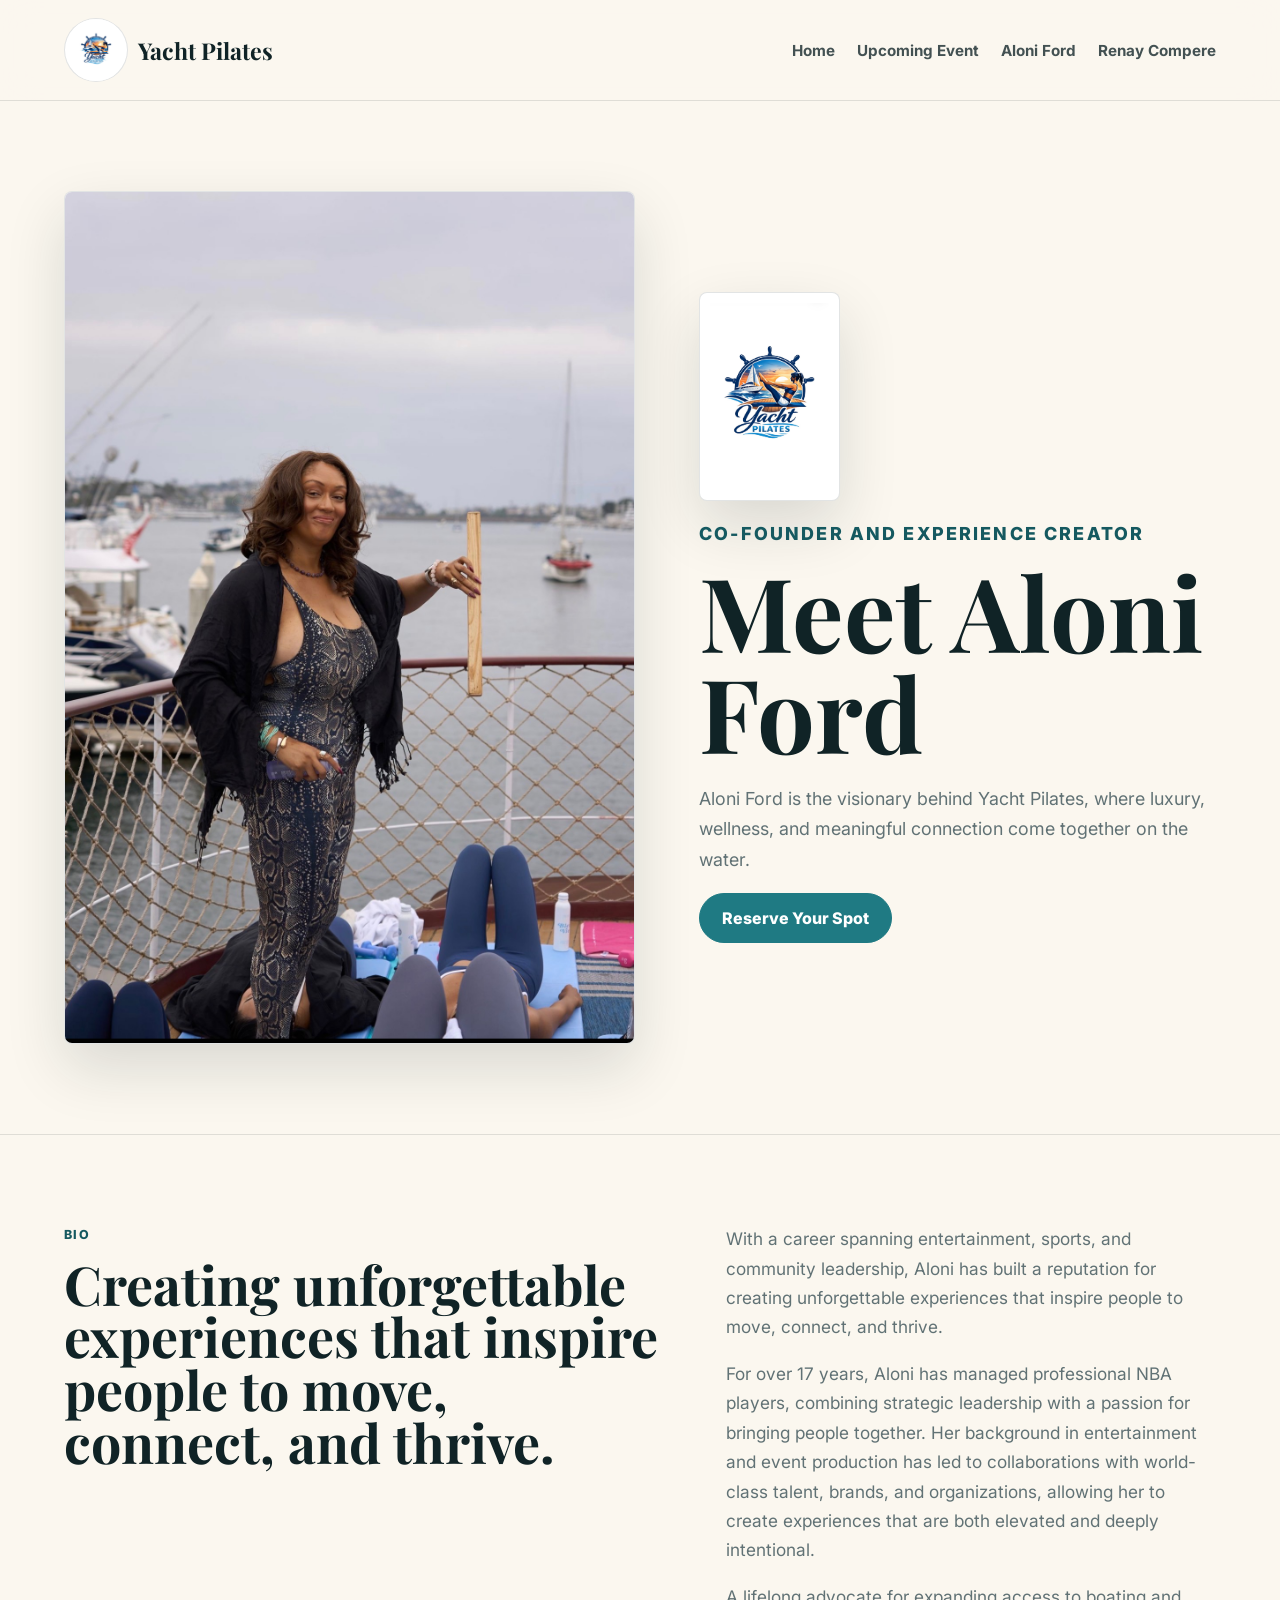
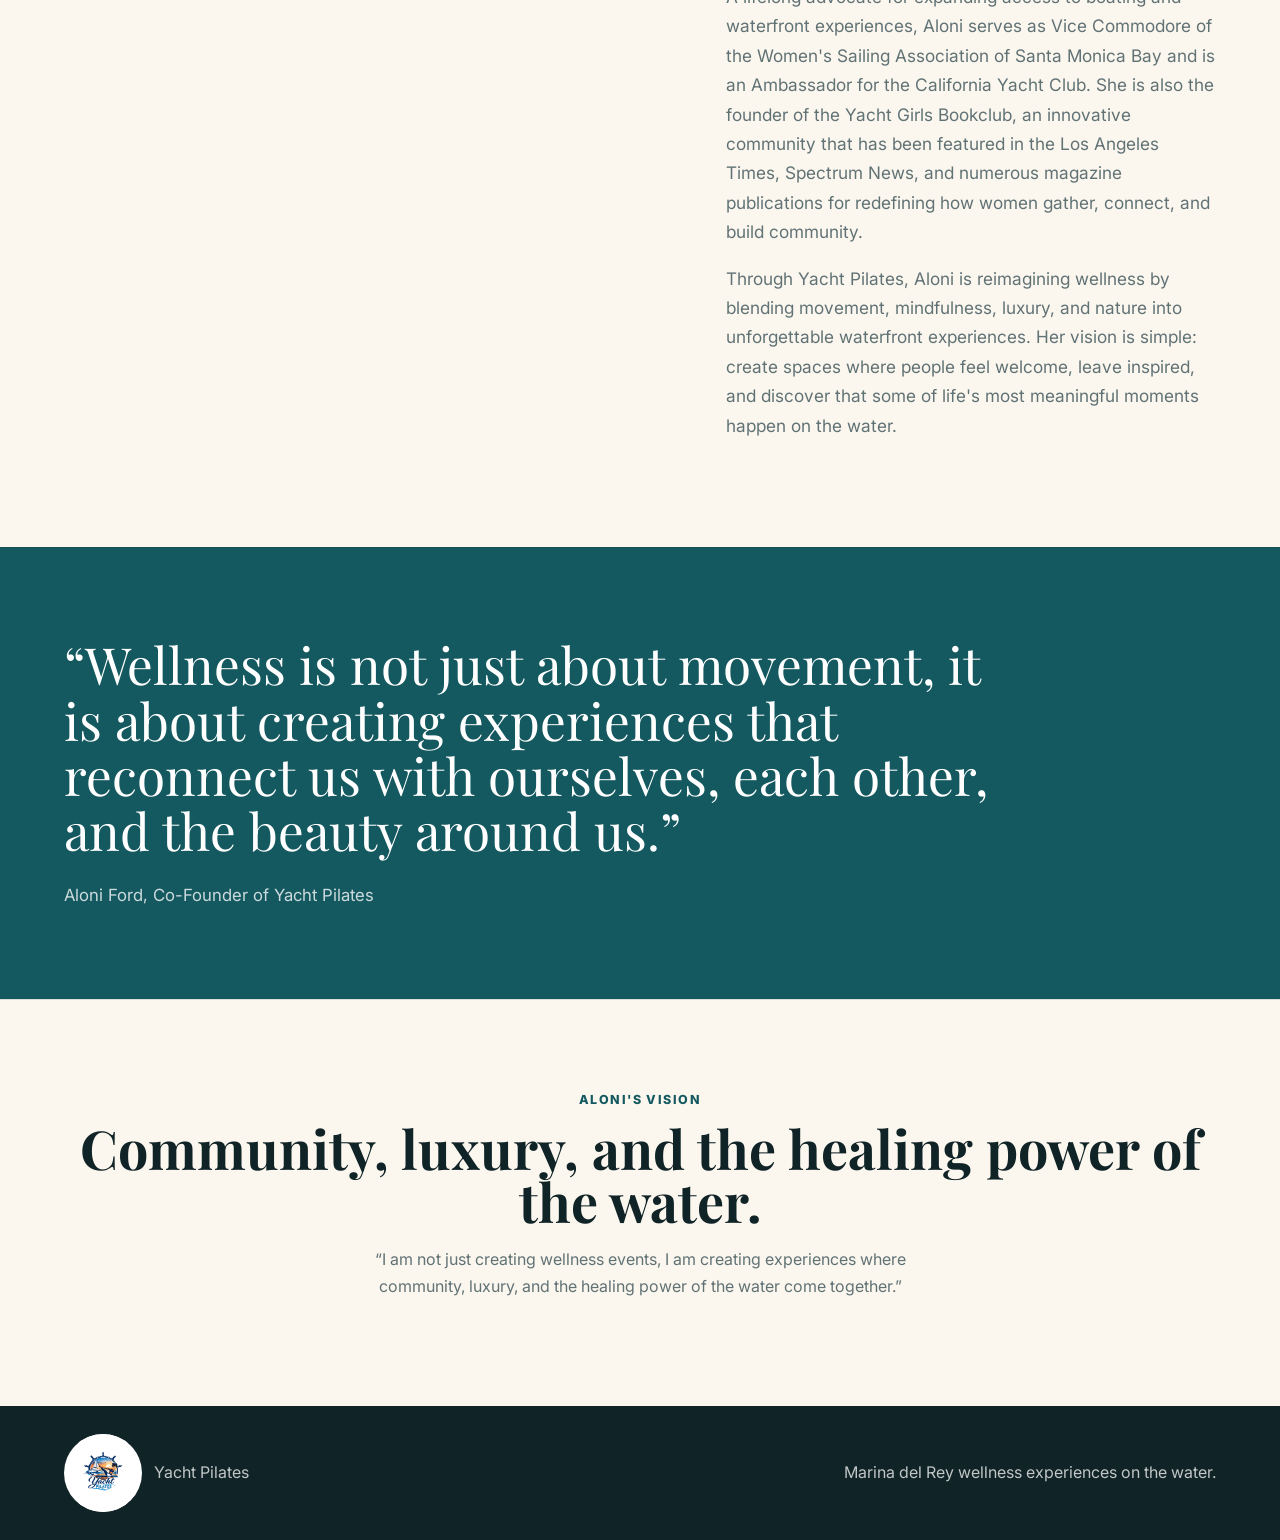
<file: aloni-ford.html>
<!DOCTYPE html>
<html lang="en">
<head>
  <meta charset="UTF-8">
  <meta name="viewport" content="width=device-width, initial-scale=1.0">
  <title>Meet Aloni Ford | Yacht Pilates</title>
  <link rel="preconnect" href="https://fonts.googleapis.com">
  <link rel="preconnect" href="https://fonts.gstatic.com" crossorigin>
  <link href="https://fonts.googleapis.com/css2?family=Inter:wght@400;500;600;700;800&family=Playfair+Display:wght@600;700&display=swap" rel="stylesheet">
  <link rel="icon" type="image/jpeg" href="assets/images/yacht-pilates-logo.jpeg">
  <link rel="stylesheet" href="styles.css">
</head>
<body>
  <header class="site-header">
    <a class="brand" href="index.html">
      <img src="assets/images/yacht-pilates-logo.jpeg" alt="Yacht Pilates logo">
      <span>Yacht Pilates</span>
    </a>
    <button class="nav-toggle" aria-label="Open navigation">Menu</button>
    <nav class="site-nav">
      <a href="index.html">Home</a>
      <a href="event.html">Upcoming Event</a>
      <a href="aloni-ford.html">Aloni Ford</a>
      <a href="renay-compere.html">Renay Compere</a>
    </nav>
  </header>

  <main>
    <section class="profile-hero">
      <figure class="image-card profile-photo">
        <img src="assets/images/aloni-ford-profile.jpeg" alt="Aloni Ford on the Yacht Pilates deck">
      </figure>
      <div>
        <img class="page-logo" src="assets/images/yacht-pilates-logo.jpeg" alt="Yacht Pilates logo">
        <p class="eyebrow">Co-Founder and Experience Creator</p>
        <h1>Meet Aloni Ford</h1>
        <p>Aloni Ford is the visionary behind Yacht Pilates, where luxury, wellness, and meaningful connection come together on the water.</p>
        <a class="button primary" href="https://www.eventbrite.com/e/yacht-pilates-sound-bath-brunch-tickets-1993731586846" target="_blank" rel="noopener">Reserve Your Spot</a>
      </div>
    </section>

    <section class="section split">
      <div>
        <p class="eyebrow">Bio</p>
        <h2>Creating unforgettable experiences that inspire people to move, connect, and thrive.</h2>
      </div>
      <div class="copy-stack">
        <p>With a career spanning entertainment, sports, and community leadership, Aloni has built a reputation for creating unforgettable experiences that inspire people to move, connect, and thrive.</p>
        <p>For over 17 years, Aloni has managed professional NBA players, combining strategic leadership with a passion for bringing people together. Her background in entertainment and event production has led to collaborations with world-class talent, brands, and organizations, allowing her to create experiences that are both elevated and deeply intentional.</p>
        <p>A lifelong advocate for expanding access to boating and waterfront experiences, Aloni serves as Vice Commodore of the Women's Sailing Association of Santa Monica Bay and is an Ambassador for the California Yacht Club. She is also the founder of the Yacht Girls Bookclub, an innovative community that has been featured in the Los Angeles Times, Spectrum News, and numerous magazine publications for redefining how women gather, connect, and build community.</p>
        <p>Through Yacht Pilates, Aloni is reimagining wellness by blending movement, mindfulness, luxury, and nature into unforgettable waterfront experiences. Her vision is simple: create spaces where people feel welcome, leave inspired, and discover that some of life's most meaningful moments happen on the water.</p>
      </div>
    </section>

    <section class="section quote-section">
      <blockquote>&ldquo;Wellness is not just about movement, it is about creating experiences that reconnect us with ourselves, each other, and the beauty around us.&rdquo;</blockquote>
      <p class="quote-caption">Aloni Ford, Co-Founder of Yacht Pilates</p>
    </section>

    <section class="section cta-section">
      <p class="eyebrow">Aloni's Vision</p>
      <h2>Community, luxury, and the healing power of the water.</h2>
      <p>&ldquo;I am not just creating wellness events, I am creating experiences where community, luxury, and the healing power of the water come together.&rdquo;</p>
    </section>

  </main>

  <footer class="site-footer">
    <div class="footer-brand">
      <img src="assets/images/yacht-pilates-logo.jpeg" alt="Yacht Pilates logo">
      <p>Yacht Pilates</p>
    </div>
    <p>Marina del Rey wellness experiences on the water.</p>
  </footer>

  <script src="script.js"></script>
</body>
</html>
</file>
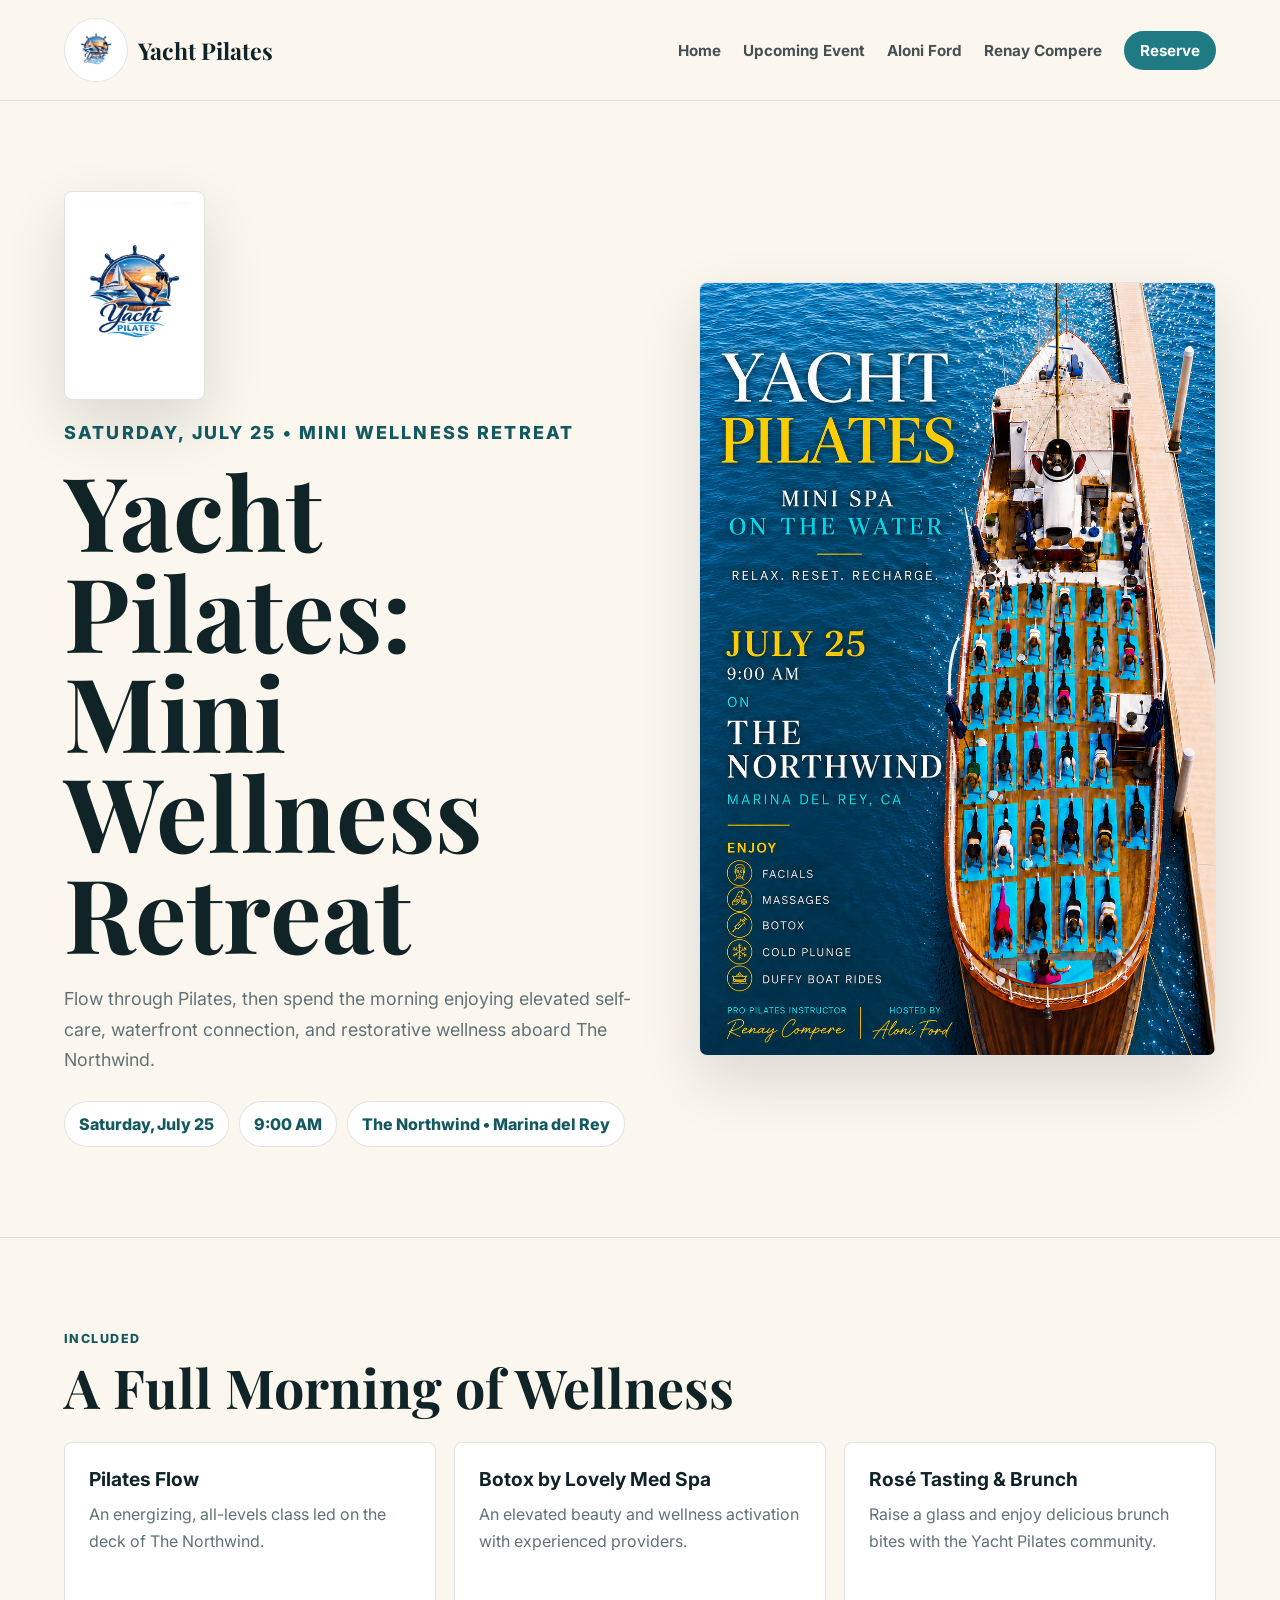
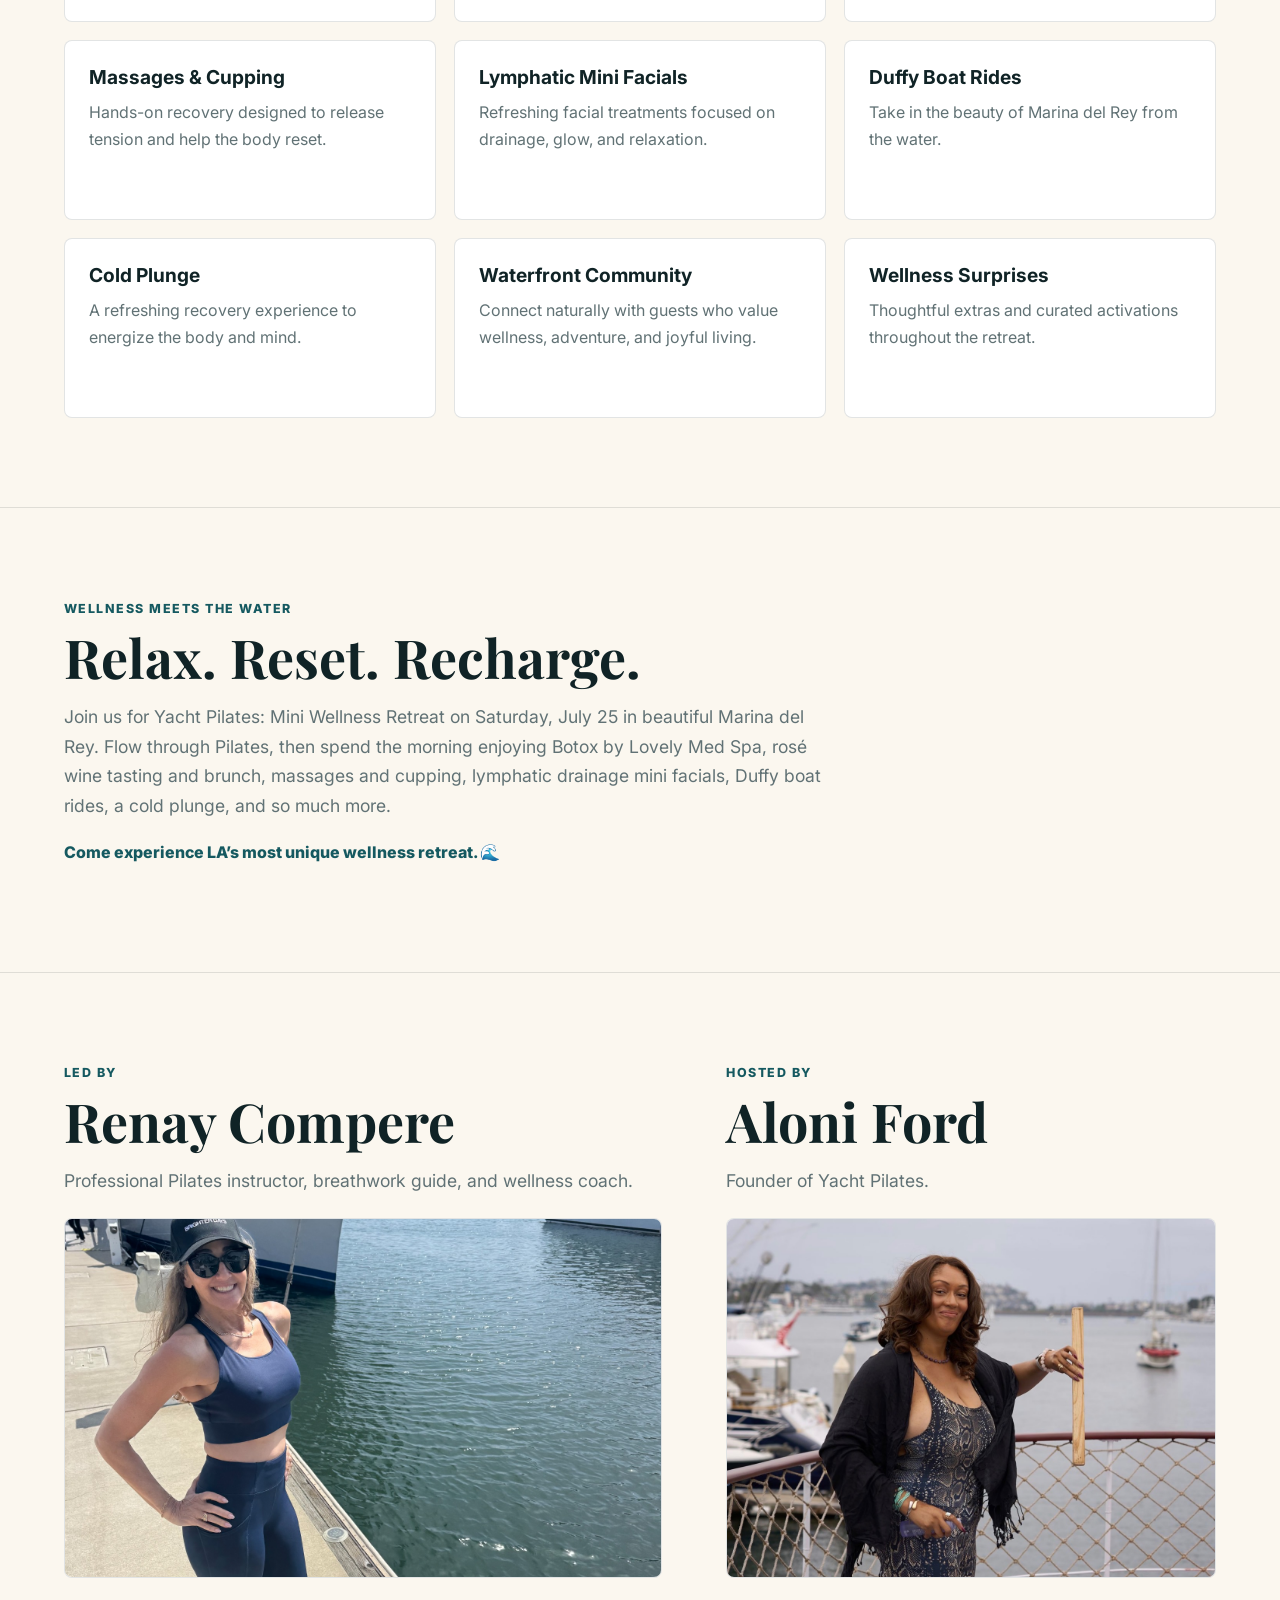
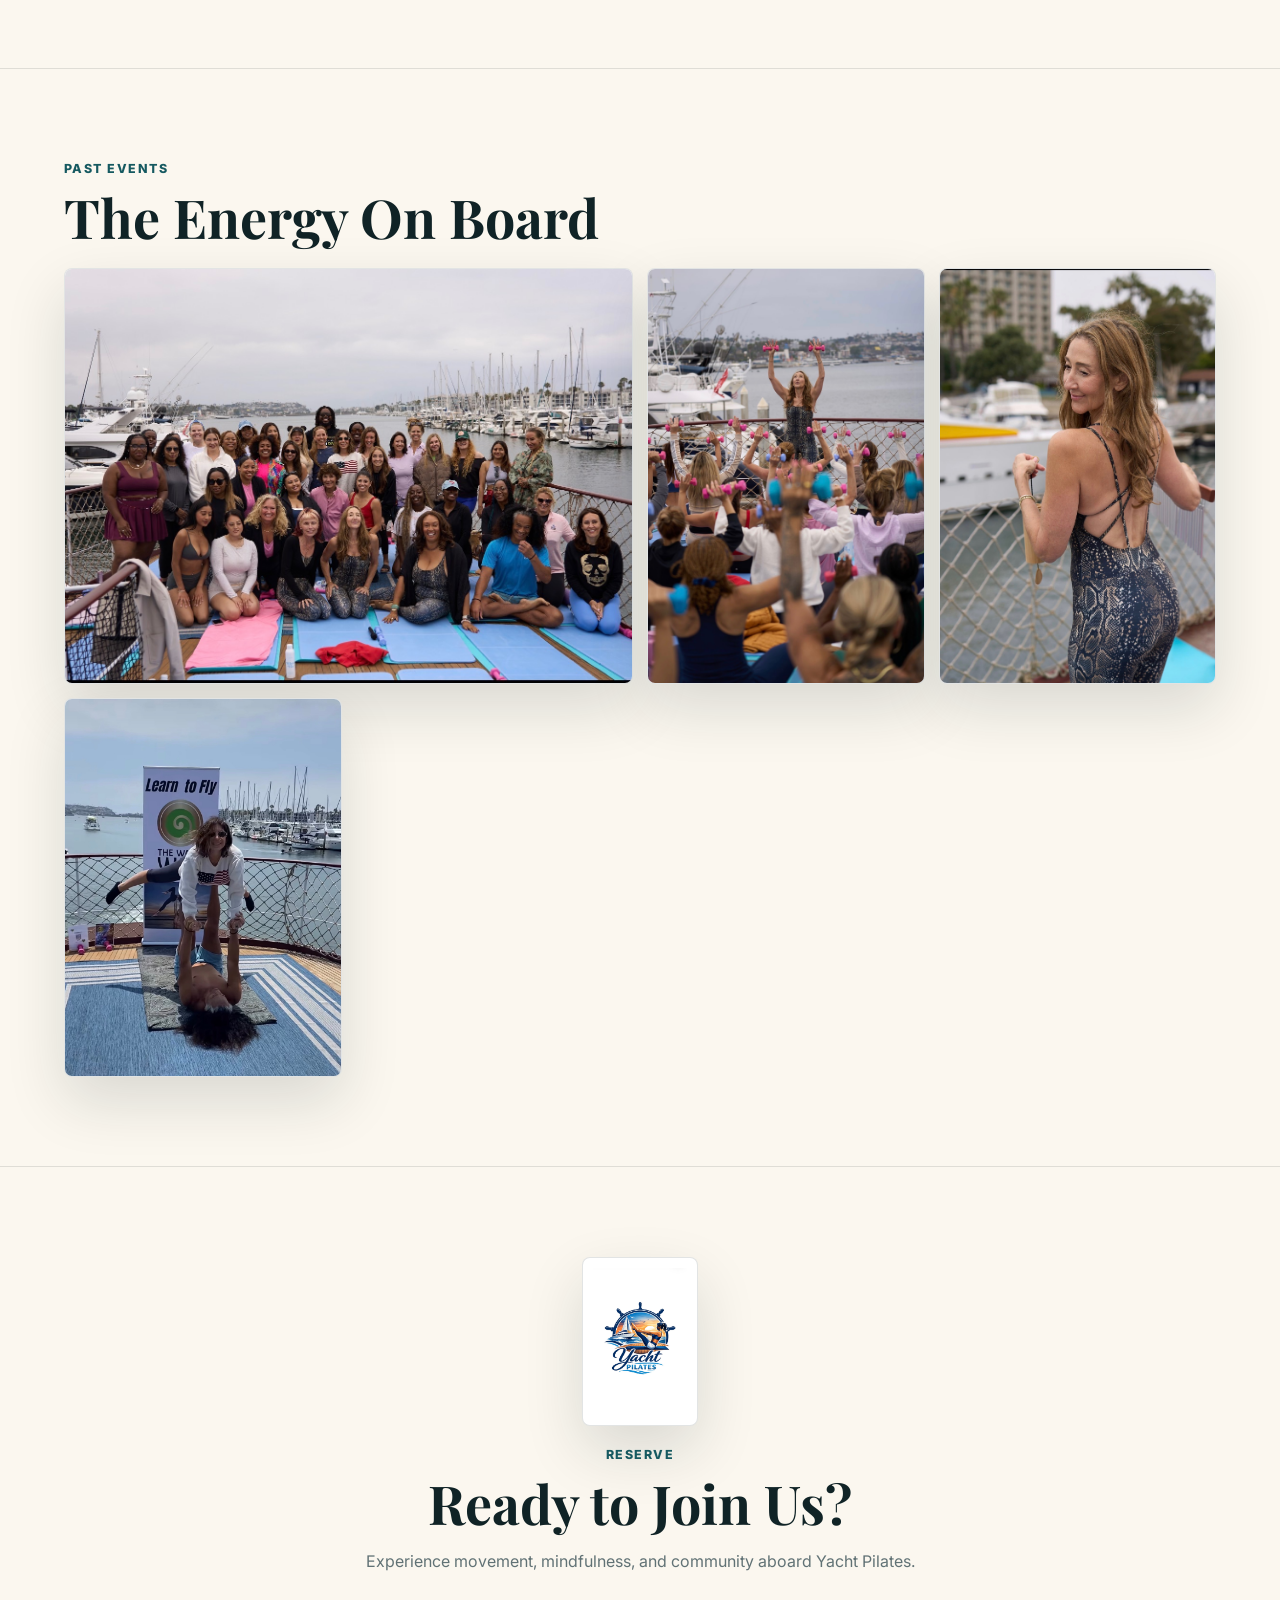
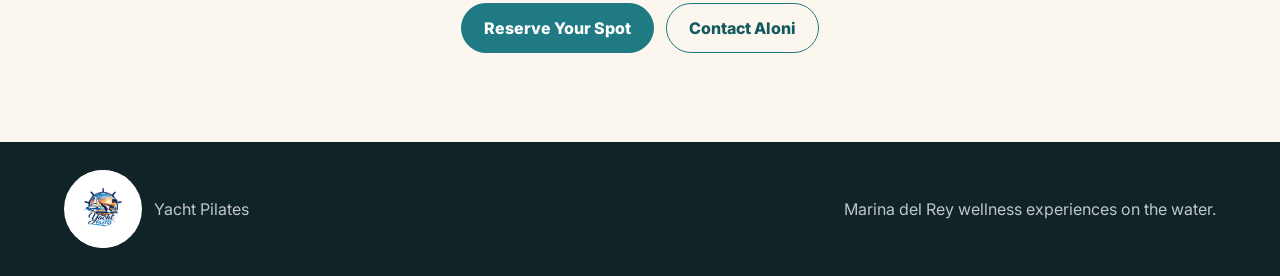
<file: event.html>
<!DOCTYPE html>
<html lang="en">
<head>
  <meta charset="UTF-8">
  <meta name="viewport" content="width=device-width, initial-scale=1.0">
  <title>July 25 Mini Wellness Retreat | Yacht Pilates</title>
  <link rel="preconnect" href="https://fonts.googleapis.com">
  <link rel="preconnect" href="https://fonts.gstatic.com" crossorigin>
  <link href="https://fonts.googleapis.com/css2?family=Inter:wght@400;500;600;700;800&family=Playfair+Display:wght@600;700&display=swap" rel="stylesheet">
  <link rel="icon" type="image/jpeg" href="assets/images/yacht-pilates-logo.jpeg">
  <link rel="stylesheet" href="styles.css">
</head>
<body>
  <header class="site-header">
    <a class="brand" href="index.html">
      <img src="assets/images/yacht-pilates-logo.jpeg" alt="Yacht Pilates logo">
      <span>Yacht Pilates</span>
    </a>
    <button class="nav-toggle" aria-label="Open navigation">Menu</button>
    <nav class="site-nav">
      <a href="index.html">Home</a>
      <a href="event.html">Upcoming Event</a>
      <a href="aloni-ford.html">Aloni Ford</a>
      <a href="renay-compere.html">Renay Compere</a>
      <a class="nav-cta" href="https://www.eventbrite.com/e/yacht-pilates-sound-bath-brunch-tickets-1993731586846" target="_blank" rel="noopener">Reserve</a>
    </nav>
  </header>

  <main>
    <section class="event-hero">
      <div>
        <img class="page-logo" src="assets/images/yacht-pilates-logo.jpeg" alt="Yacht Pilates logo">
        <p class="eyebrow">Saturday, July 25 • Mini Wellness Retreat</p>
        <h1>Yacht Pilates: Mini Wellness Retreat</h1>
        <p>Flow through Pilates, then spend the morning enjoying elevated self-care, waterfront connection, and restorative wellness aboard The Northwind.</p>
        <div class="event-meta">
          <span>Saturday, July 25</span>
          <span>9:00 AM</span>
          <span>The Northwind • Marina del Rey</span>
        </div>
      </div>
      <figure class="image-card flyer-slot">
        <img src="assets/images/july-25-mini-wellness-retreat.png" alt="Yacht Pilates Mini Wellness Retreat July 25 event flyer">
      </figure>
    </section>

    <section class="section">
      <p class="eyebrow">Included</p>
      <h2>A Full Morning of Wellness</h2>
      <div class="experience-grid">
        <article><h3>Pilates Flow</h3><p>An energizing, all-levels class led on the deck of The Northwind.</p></article>
        <article><h3>Botox by Lovely Med Spa</h3><p>An elevated beauty and wellness activation with experienced providers.</p></article>
        <article><h3>Rosé Tasting &amp; Brunch</h3><p>Raise a glass and enjoy delicious brunch bites with the Yacht Pilates community.</p></article>
        <article><h3>Massages &amp; Cupping</h3><p>Hands-on recovery designed to release tension and help the body reset.</p></article>
        <article><h3>Lymphatic Mini Facials</h3><p>Refreshing facial treatments focused on drainage, glow, and relaxation.</p></article>
        <article><h3>Duffy Boat Rides</h3><p>Take in the beauty of Marina del Rey from the water.</p></article>
        <article><h3>Cold Plunge</h3><p>A refreshing recovery experience to energize the body and mind.</p></article>
        <article><h3>Waterfront Community</h3><p>Connect naturally with guests who value wellness, adventure, and joyful living.</p></article>
        <article><h3>Wellness Surprises</h3><p>Thoughtful extras and curated activations throughout the retreat.</p></article>
      </div>
    </section>

    <section class="section event-story">
      <p class="eyebrow">Wellness Meets the Water</p>
      <h2>Relax. Reset. Recharge.</h2>
      <p class="section-lede">Join us for Yacht Pilates: Mini Wellness Retreat on Saturday, July 25 in beautiful Marina del Rey. Flow through Pilates, then spend the morning enjoying Botox by Lovely Med Spa, rosé wine tasting and brunch, massages and cupping, lymphatic drainage mini facials, Duffy boat rides, a cold plunge, and so much more.</p>
      <p class="signature-line">Come experience LA’s most unique wellness retreat. 🌊</p>
    </section>

    <section class="section event-feature">
      <div>
        <p class="eyebrow">Led By</p>
        <h2>Renay Compere</h2>
        <p class="section-lede">Professional Pilates instructor, breathwork guide, and wellness coach.</p>
        <figure class="image-card compact-photo"><img src="assets/images/instructor-dock.jpeg" alt="Renay Compere by the yacht in Marina del Rey"></figure>
      </div>
      <div>
        <p class="eyebrow">Hosted By</p>
        <h2>Aloni Ford</h2>
        <p class="section-lede">Founder of Yacht Pilates.</p>
        <figure class="image-card compact-photo"><img src="assets/images/aloni-ford-profile.jpeg" alt="Aloni Ford on the Yacht Pilates deck"></figure>
      </div>
    </section>

    <section class="section gallery">
      <p class="eyebrow">Past Events</p>
      <h2>The Energy On Board</h2>
      <div class="gallery-grid">
        <figure class="image-card wide"><img src="assets/images/retreat-group.jpeg" alt="Yacht Pilates retreat group photo"></figure>
        <figure class="image-card"><img src="assets/images/dumbbell-class-portrait.jpeg" alt="Yacht Pilates guests raising hand weights during class"></figure>
        <figure class="image-card"><img src="assets/images/sound-healing-lifestyle.jpeg" alt="Sound healing lifestyle portrait on the yacht"></figure>
        <figure class="image-card"><img src="assets/images/acro-yoga.jpeg" alt="Acro yoga demonstration during a Yacht Pilates event"></figure>
      </div>
    </section>

    <section class="section cta-section" id="reserve">
      <img class="section-logo centered-logo" src="assets/images/yacht-pilates-logo.jpeg" alt="Yacht Pilates logo">
      <p class="eyebrow">Reserve</p>
      <h2>Ready to Join Us?</h2>
      <p>Experience movement, mindfulness, and community aboard Yacht Pilates.</p>
      <div class="hero-actions centered-actions">
        <a class="button primary" href="https://www.eventbrite.com/e/yacht-pilates-sound-bath-brunch-tickets-1993731586846" target="_blank" rel="noopener">Reserve Your Spot</a>
        <a class="button secondary" href="mailto:aloni@fordproduction.com?subject=Question%20About%20Yacht%20Pilates%20July%2025">Contact Aloni</a>
      </div>
    </section>
  </main>

  <footer class="site-footer">
    <div class="footer-brand">
      <img src="assets/images/yacht-pilates-logo.jpeg" alt="Yacht Pilates logo">
      <p>Yacht Pilates</p>
    </div>
    <p>Marina del Rey wellness experiences on the water.</p>
  </footer>

  <script src="script.js"></script>
</body>
</html>
</file>
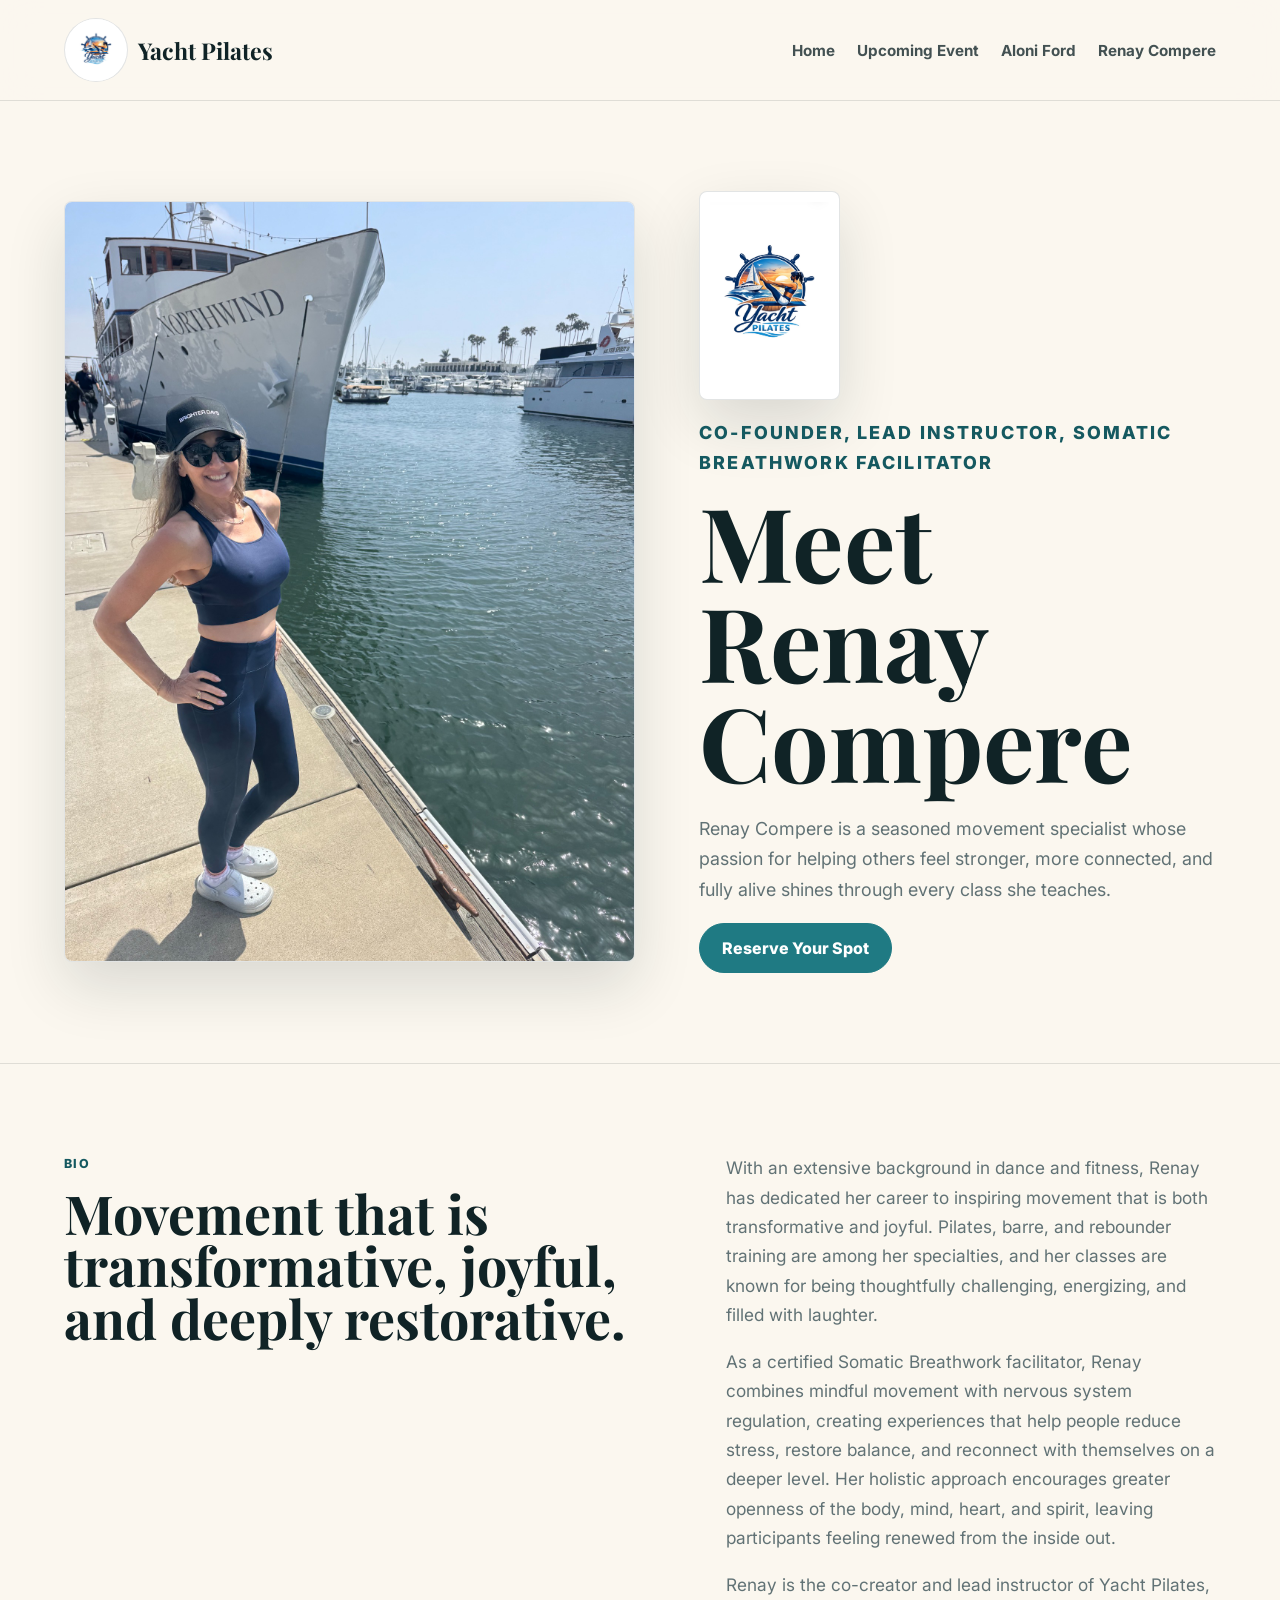
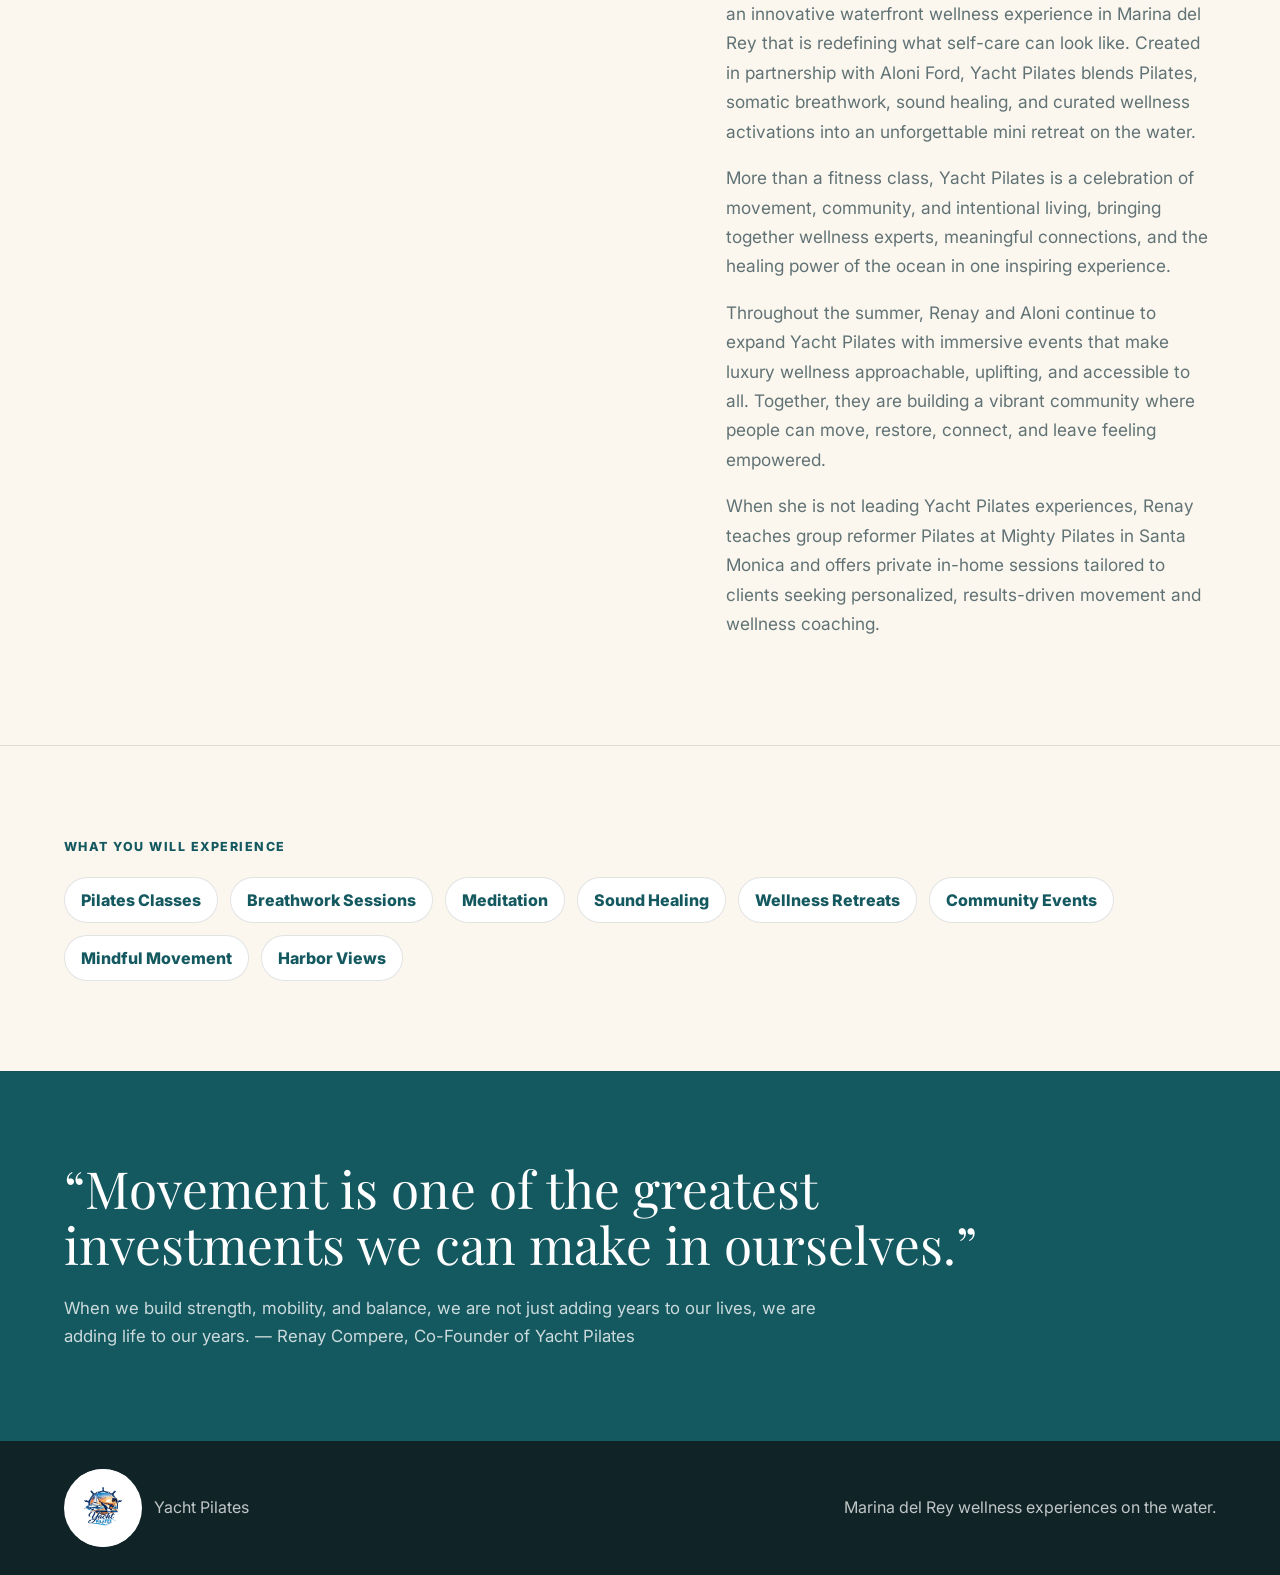
<file: renay-compere.html>
<!DOCTYPE html>
<html lang="en">
<head>
  <meta charset="UTF-8">
  <meta name="viewport" content="width=device-width, initial-scale=1.0">
  <title>Meet Renay Compere | Yacht Pilates</title>
  <link rel="preconnect" href="https://fonts.googleapis.com">
  <link rel="preconnect" href="https://fonts.gstatic.com" crossorigin>
  <link href="https://fonts.googleapis.com/css2?family=Inter:wght@400;500;600;700;800&family=Playfair+Display:wght@600;700&display=swap" rel="stylesheet">
  <link rel="icon" type="image/jpeg" href="assets/images/yacht-pilates-logo.jpeg">
  <link rel="stylesheet" href="styles.css">
</head>
<body>
  <header class="site-header">
    <a class="brand" href="index.html">
      <img src="assets/images/yacht-pilates-logo.jpeg" alt="Yacht Pilates logo">
      <span>Yacht Pilates</span>
    </a>
    <button class="nav-toggle" aria-label="Open navigation">Menu</button>
    <nav class="site-nav">
      <a href="index.html">Home</a>
      <a href="event.html">Upcoming Event</a>
      <a href="aloni-ford.html">Aloni Ford</a>
      <a href="renay-compere.html">Renay Compere</a>
    </nav>
  </header>

  <main>
    <section class="profile-hero">
      <figure class="image-card profile-photo">
        <img src="assets/images/instructor-dock.jpeg" alt="Renay Compere standing by the Yacht Pilates vessel in Marina del Rey">
      </figure>
      <div>
        <img class="page-logo" src="assets/images/yacht-pilates-logo.jpeg" alt="Yacht Pilates logo">
        <p class="eyebrow">Co-Founder, Lead Instructor, Somatic Breathwork Facilitator</p>
        <h1>Meet Renay Compere</h1>
        <p>Renay Compere is a seasoned movement specialist whose passion for helping others feel stronger, more connected, and fully alive shines through every class she teaches.</p>
        <a class="button primary" href="https://www.eventbrite.com/e/yacht-pilates-sound-bath-brunch-tickets-1993731586846" target="_blank" rel="noopener">Reserve Your Spot</a>
      </div>
    </section>

    <section class="section split">
      <div>
        <p class="eyebrow">Bio</p>
        <h2>Movement that is transformative, joyful, and deeply restorative.</h2>
      </div>
      <div class="copy-stack">
        <p>With an extensive background in dance and fitness, Renay has dedicated her career to inspiring movement that is both transformative and joyful. Pilates, barre, and rebounder training are among her specialties, and her classes are known for being thoughtfully challenging, energizing, and filled with laughter.</p>
        <p>As a certified Somatic Breathwork facilitator, Renay combines mindful movement with nervous system regulation, creating experiences that help people reduce stress, restore balance, and reconnect with themselves on a deeper level. Her holistic approach encourages greater openness of the body, mind, heart, and spirit, leaving participants feeling renewed from the inside out.</p>
        <p>Renay is the co-creator and lead instructor of Yacht Pilates, an innovative waterfront wellness experience in Marina del Rey that is redefining what self-care can look like. Created in partnership with Aloni Ford, Yacht Pilates blends Pilates, somatic breathwork, sound healing, and curated wellness activations into an unforgettable mini retreat on the water.</p>
        <p>More than a fitness class, Yacht Pilates is a celebration of movement, community, and intentional living, bringing together wellness experts, meaningful connections, and the healing power of the ocean in one inspiring experience.</p>
        <p>Throughout the summer, Renay and Aloni continue to expand Yacht Pilates with immersive events that make luxury wellness approachable, uplifting, and accessible to all. Together, they are building a vibrant community where people can move, restore, connect, and leave feeling empowered.</p>
        <p>When she is not leading Yacht Pilates experiences, Renay teaches group reformer Pilates at Mighty Pilates in Santa Monica and offers private in-home sessions tailored to clients seeking personalized, results-driven movement and wellness coaching.</p>
      </div>
    </section>

    <section class="section">
      <p class="eyebrow">What You Will Experience</p>
      <div class="pill-grid">
        <span>Pilates Classes</span>
        <span>Breathwork Sessions</span>
        <span>Meditation</span>
        <span>Sound Healing</span>
        <span>Wellness Retreats</span>
        <span>Community Events</span>
        <span>Mindful Movement</span>
        <span>Harbor Views</span>
      </div>
    </section>

    <section class="section quote-section">
      <blockquote>&ldquo;Movement is one of the greatest investments we can make in ourselves.&rdquo;</blockquote>
      <p class="quote-caption">When we build strength, mobility, and balance, we are not just adding years to our lives, we are adding life to our years. &mdash; Renay Compere, Co-Founder of Yacht Pilates</p>
    </section>

  </main>

  <footer class="site-footer">
    <div class="footer-brand">
      <img src="assets/images/yacht-pilates-logo.jpeg" alt="Yacht Pilates logo">
      <p>Yacht Pilates</p>
    </div>
    <p>Marina del Rey wellness experiences on the water.</p>
  </footer>

  <script src="script.js"></script>
</body>
</html>
</file>
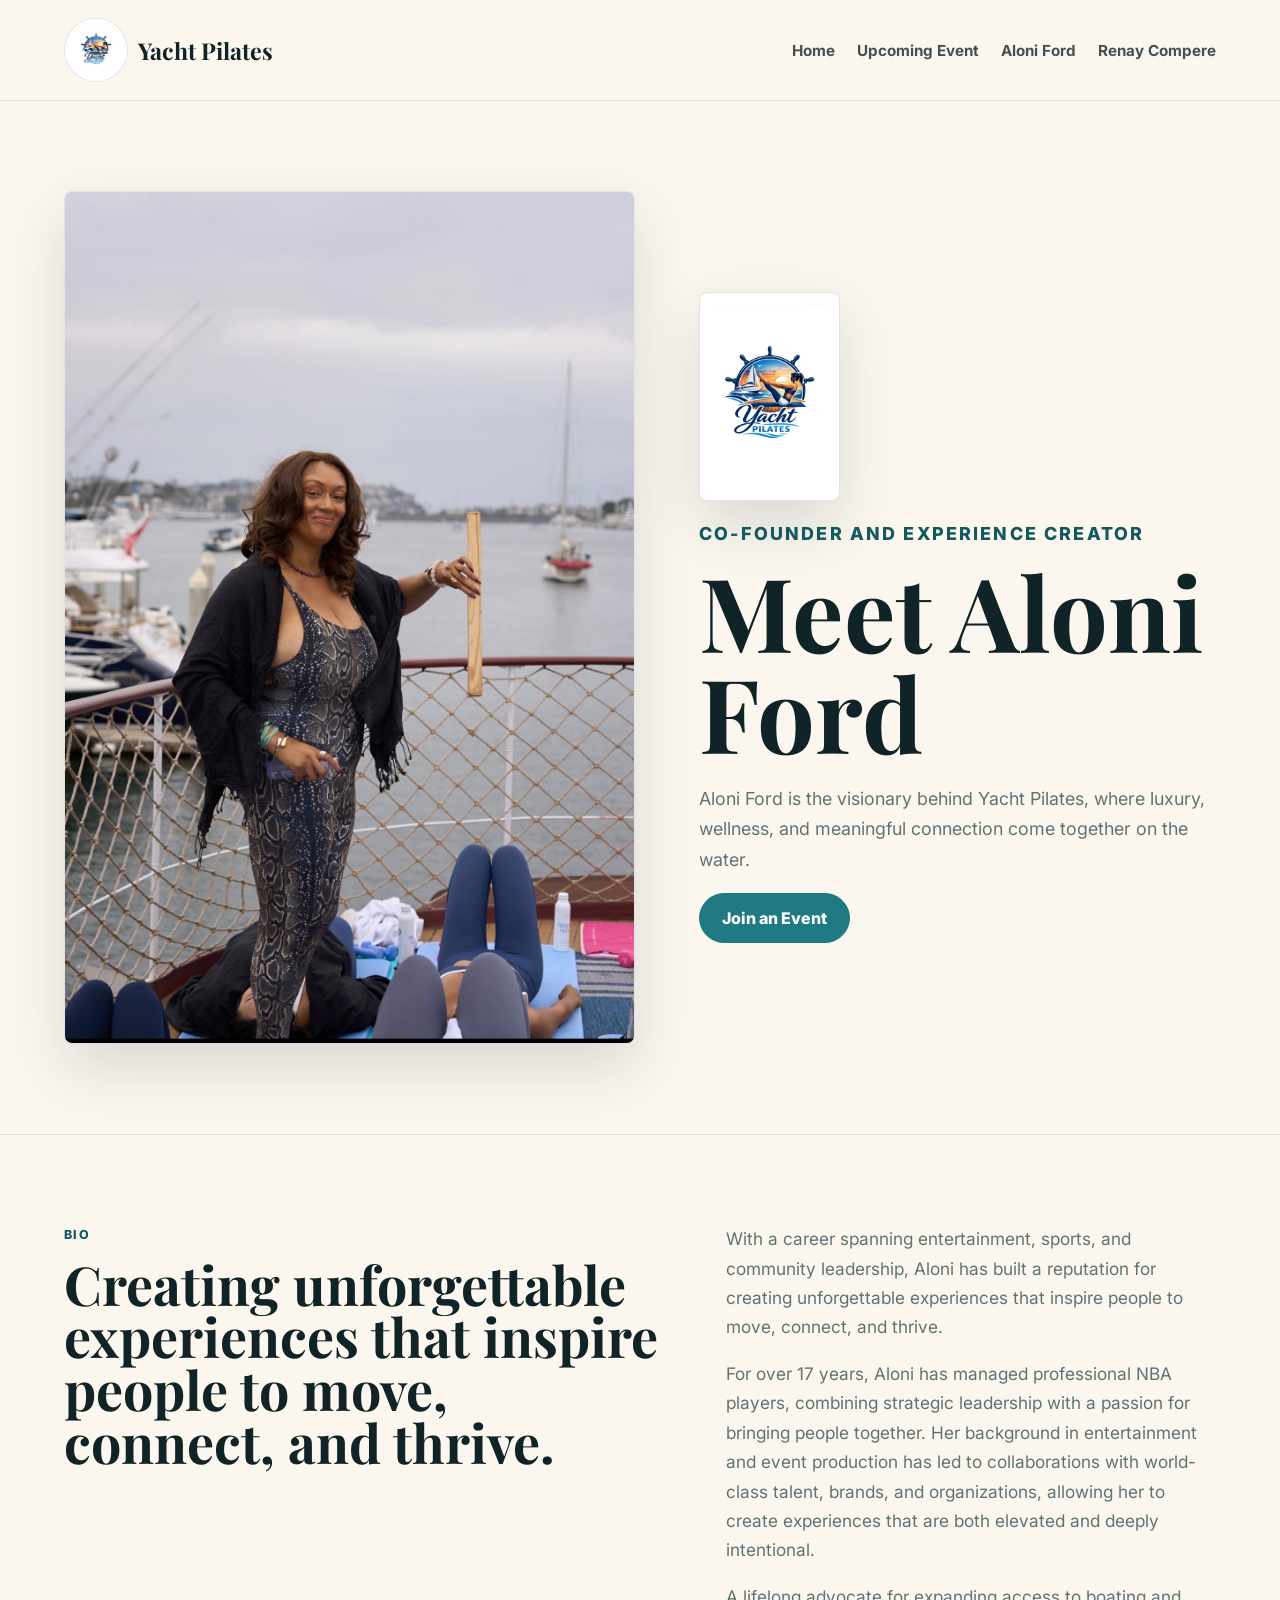
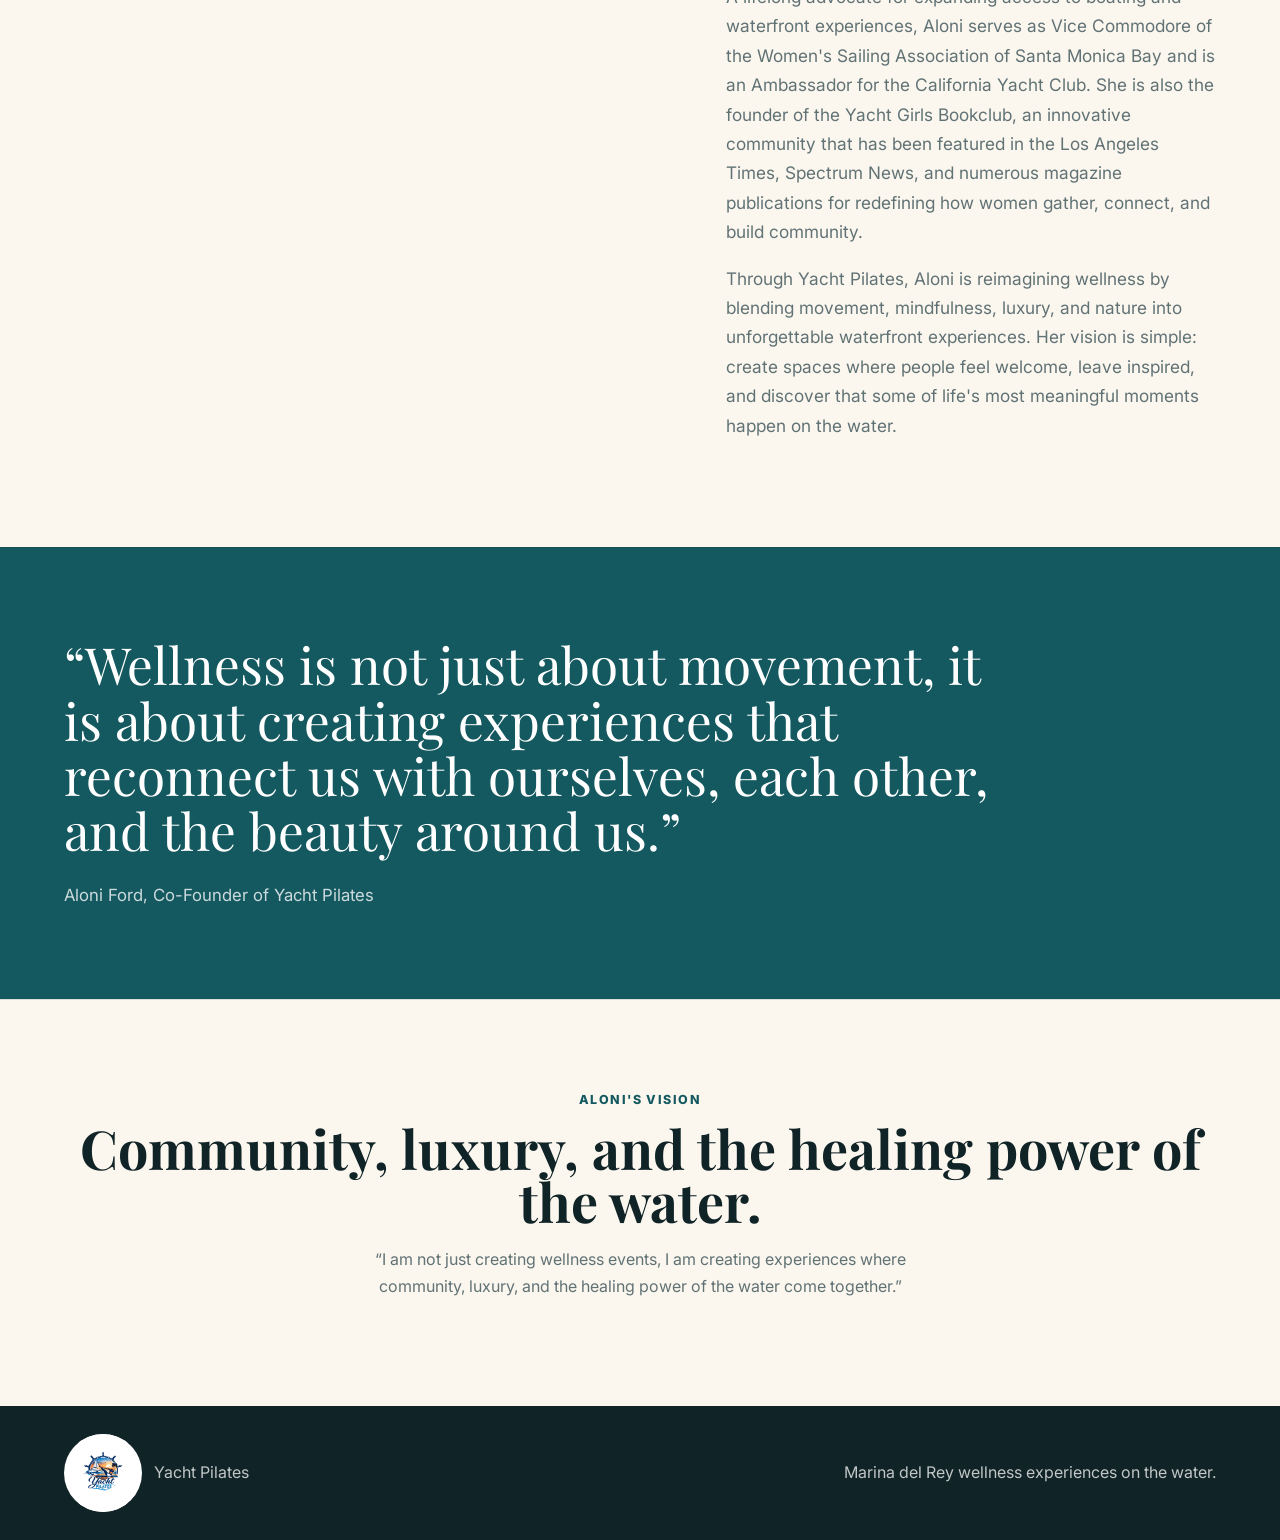
<file: yacht-pilates-latest/aloni-ford.html>
<!DOCTYPE html>
<html lang="en">
<head>
  <meta charset="UTF-8">
  <meta name="viewport" content="width=device-width, initial-scale=1.0">
  <title>Meet Aloni Ford | Yacht Pilates</title>
  <link rel="preconnect" href="https://fonts.googleapis.com">
  <link rel="preconnect" href="https://fonts.gstatic.com" crossorigin>
  <link href="https://fonts.googleapis.com/css2?family=Inter:wght@400;500;600;700;800&family=Playfair+Display:wght@600;700&display=swap" rel="stylesheet">
  <link rel="icon" type="image/jpeg" href="assets/images/yacht-pilates-logo.jpeg">
  <link rel="stylesheet" href="styles.css">
</head>
<body>
  <header class="site-header">
    <a class="brand" href="index.html">
      <img src="assets/images/yacht-pilates-logo.jpeg" alt="Yacht Pilates logo">
      <span>Yacht Pilates</span>
    </a>
    <button class="nav-toggle" aria-label="Open navigation">Menu</button>
    <nav class="site-nav">
      <a href="index.html">Home</a>
      <a href="event.html">Upcoming Event</a>
      <a href="aloni-ford.html">Aloni Ford</a>
      <a href="renay-compere.html">Renay Compere</a>
    </nav>
  </header>

  <main>
    <section class="profile-hero">
      <figure class="image-card profile-photo">
        <img src="assets/images/aloni-ford-profile.jpeg" alt="Aloni Ford on the Yacht Pilates deck">
      </figure>
      <div>
        <img class="page-logo" src="assets/images/yacht-pilates-logo.jpeg" alt="Yacht Pilates logo">
        <p class="eyebrow">Co-Founder and Experience Creator</p>
        <h1>Meet Aloni Ford</h1>
        <p>Aloni Ford is the visionary behind Yacht Pilates, where luxury, wellness, and meaningful connection come together on the water.</p>
        <a class="button primary" href="event.html">Join an Event</a>
      </div>
    </section>

    <section class="section split">
      <div>
        <p class="eyebrow">Bio</p>
        <h2>Creating unforgettable experiences that inspire people to move, connect, and thrive.</h2>
      </div>
      <div class="copy-stack">
        <p>With a career spanning entertainment, sports, and community leadership, Aloni has built a reputation for creating unforgettable experiences that inspire people to move, connect, and thrive.</p>
        <p>For over 17 years, Aloni has managed professional NBA players, combining strategic leadership with a passion for bringing people together. Her background in entertainment and event production has led to collaborations with world-class talent, brands, and organizations, allowing her to create experiences that are both elevated and deeply intentional.</p>
        <p>A lifelong advocate for expanding access to boating and waterfront experiences, Aloni serves as Vice Commodore of the Women's Sailing Association of Santa Monica Bay and is an Ambassador for the California Yacht Club. She is also the founder of the Yacht Girls Bookclub, an innovative community that has been featured in the Los Angeles Times, Spectrum News, and numerous magazine publications for redefining how women gather, connect, and build community.</p>
        <p>Through Yacht Pilates, Aloni is reimagining wellness by blending movement, mindfulness, luxury, and nature into unforgettable waterfront experiences. Her vision is simple: create spaces where people feel welcome, leave inspired, and discover that some of life's most meaningful moments happen on the water.</p>
      </div>
    </section>

    <section class="section quote-section">
      <blockquote>&ldquo;Wellness is not just about movement, it is about creating experiences that reconnect us with ourselves, each other, and the beauty around us.&rdquo;</blockquote>
      <p class="quote-caption">Aloni Ford, Co-Founder of Yacht Pilates</p>
    </section>

    <section class="section cta-section">
      <p class="eyebrow">Aloni's Vision</p>
      <h2>Community, luxury, and the healing power of the water.</h2>
      <p>&ldquo;I am not just creating wellness events, I am creating experiences where community, luxury, and the healing power of the water come together.&rdquo;</p>
    </section>

  </main>

  <footer class="site-footer">
    <div class="footer-brand">
      <img src="assets/images/yacht-pilates-logo.jpeg" alt="Yacht Pilates logo">
      <p>Yacht Pilates</p>
    </div>
    <p>Marina del Rey wellness experiences on the water.</p>
  </footer>

  <script src="script.js"></script>
</body>
</html>
</file>
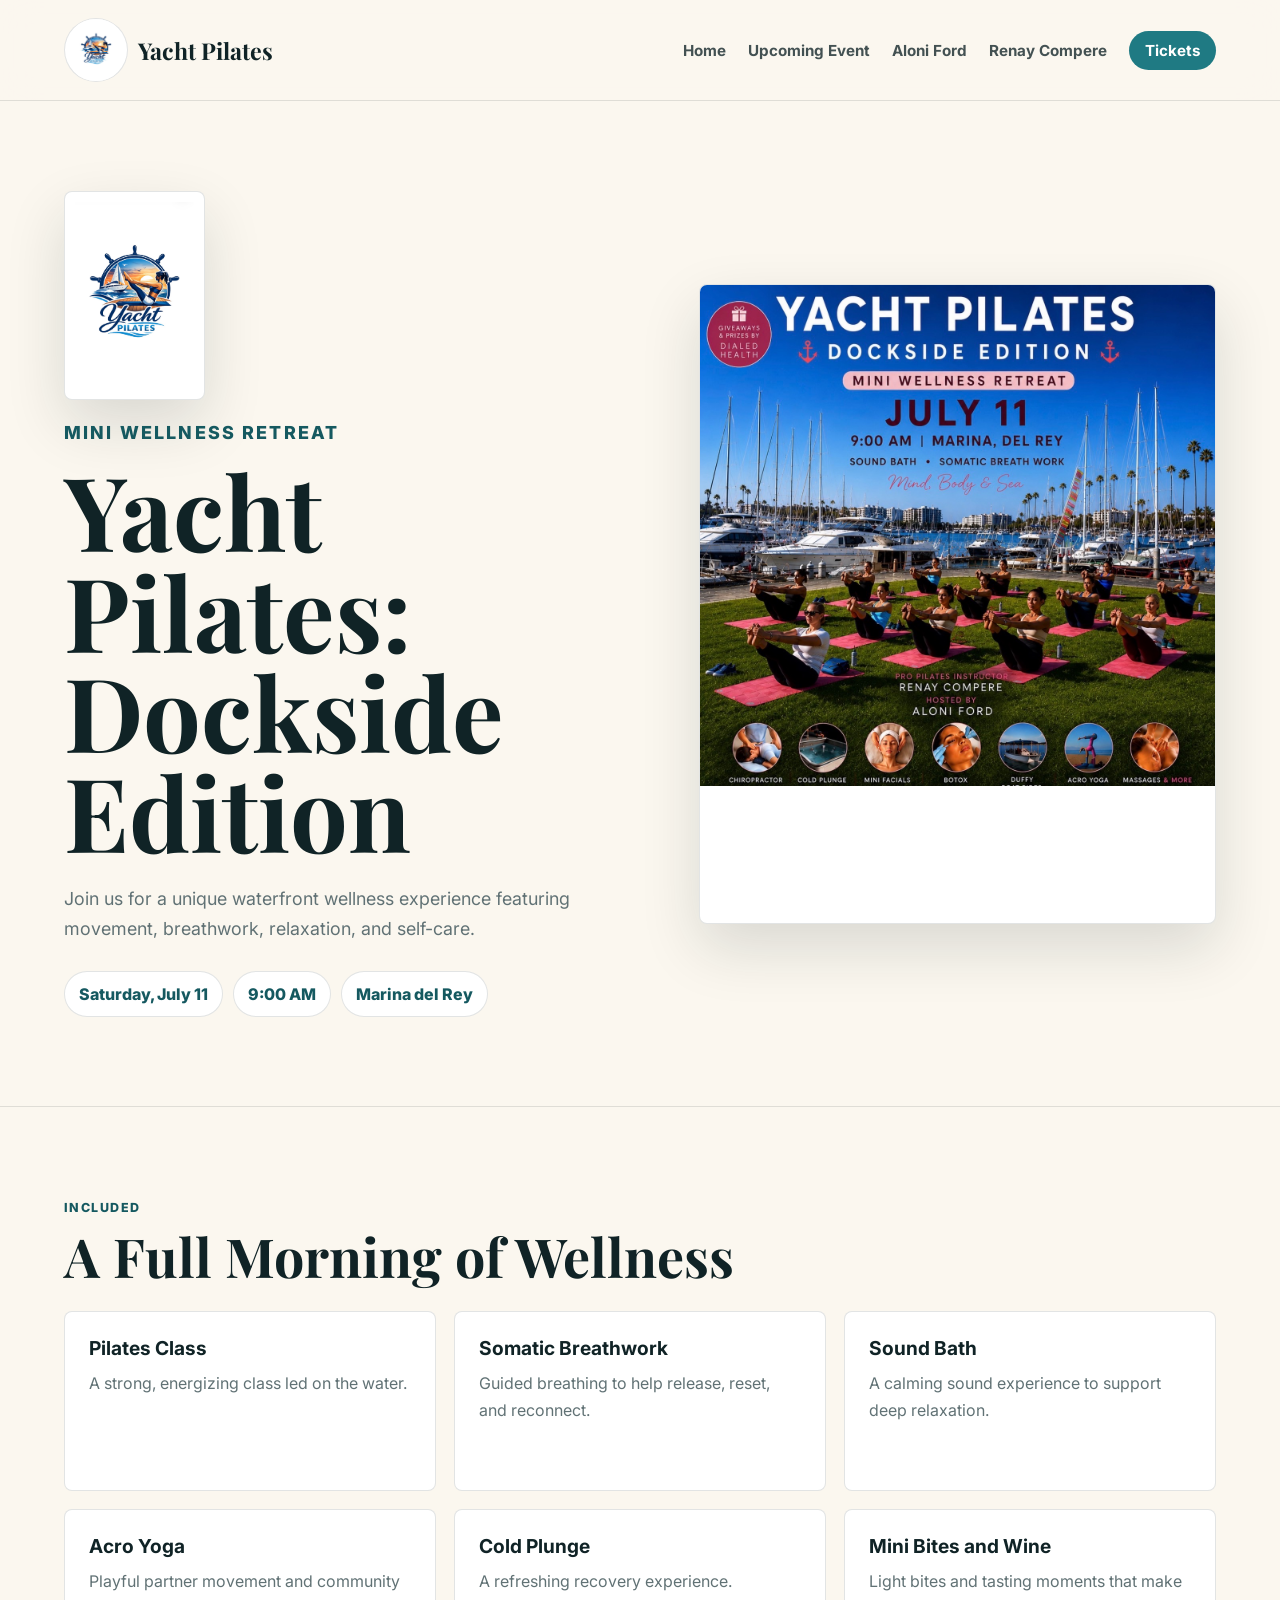
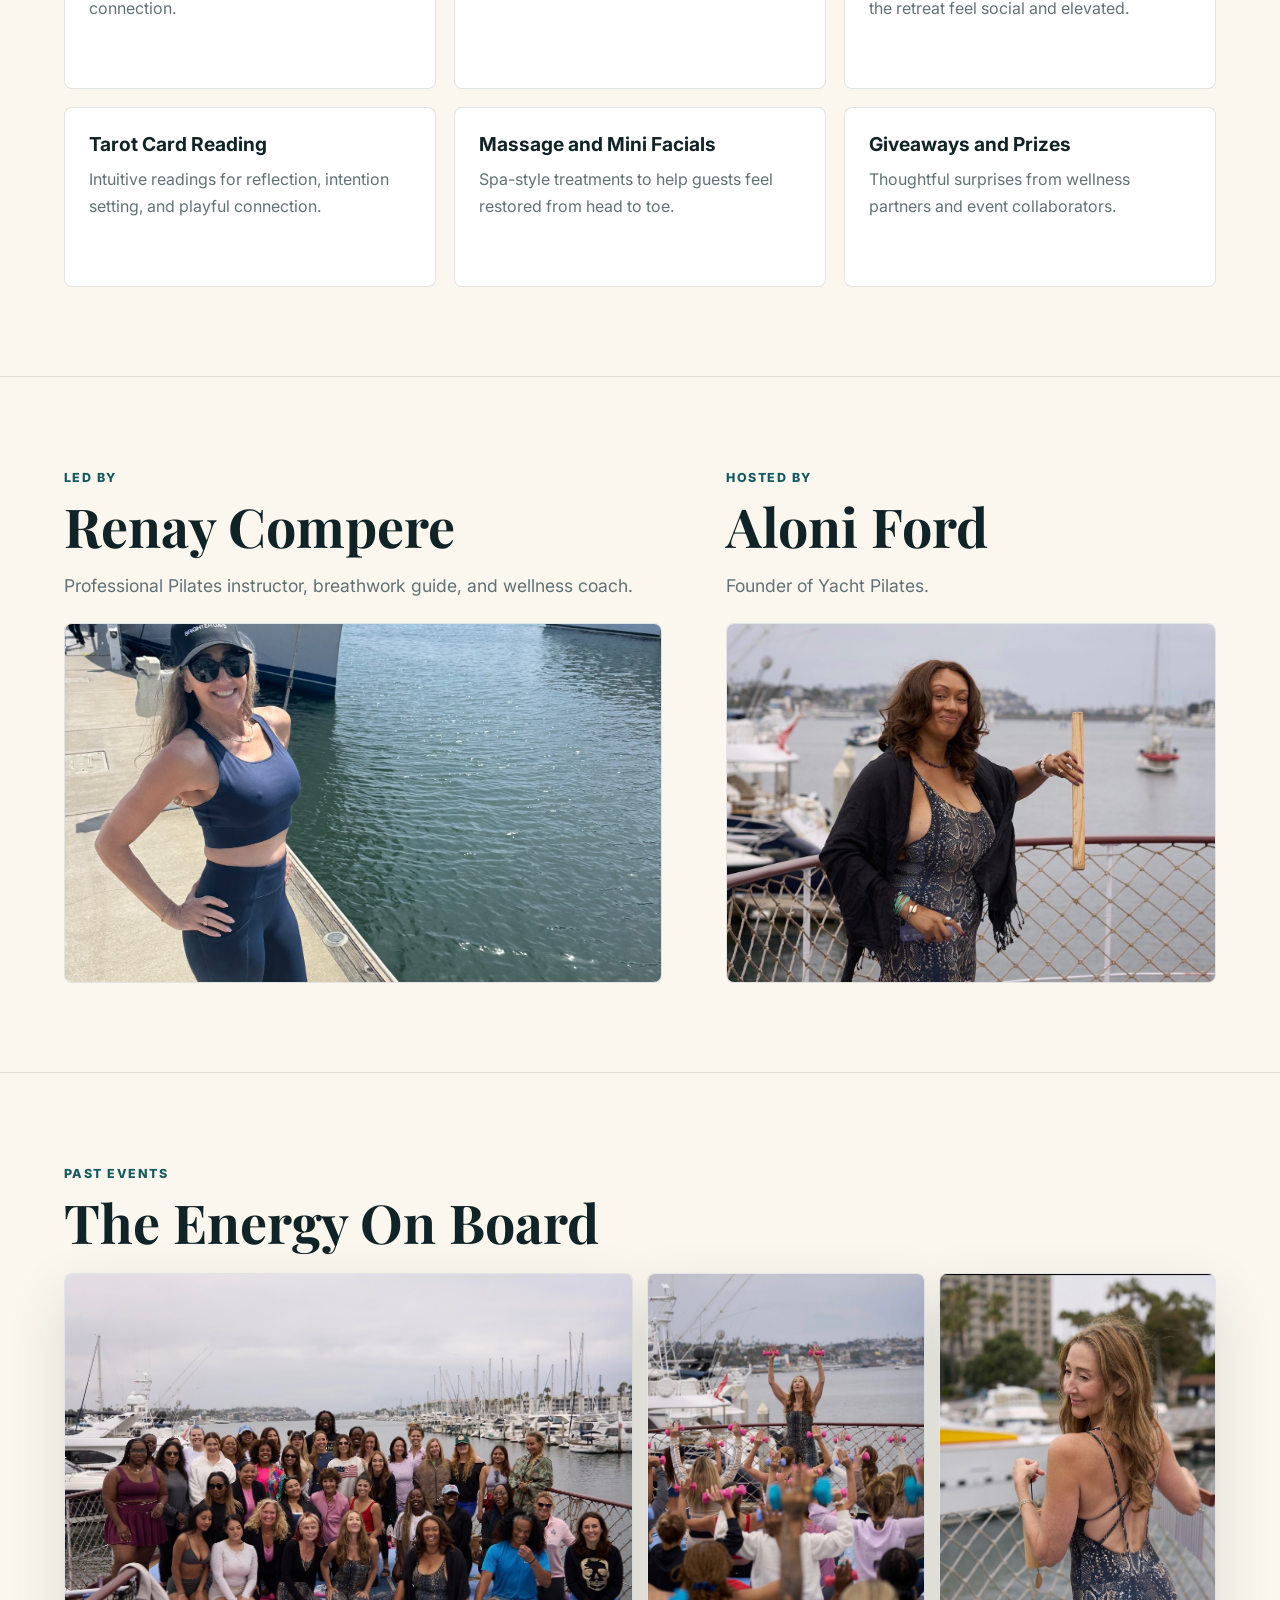
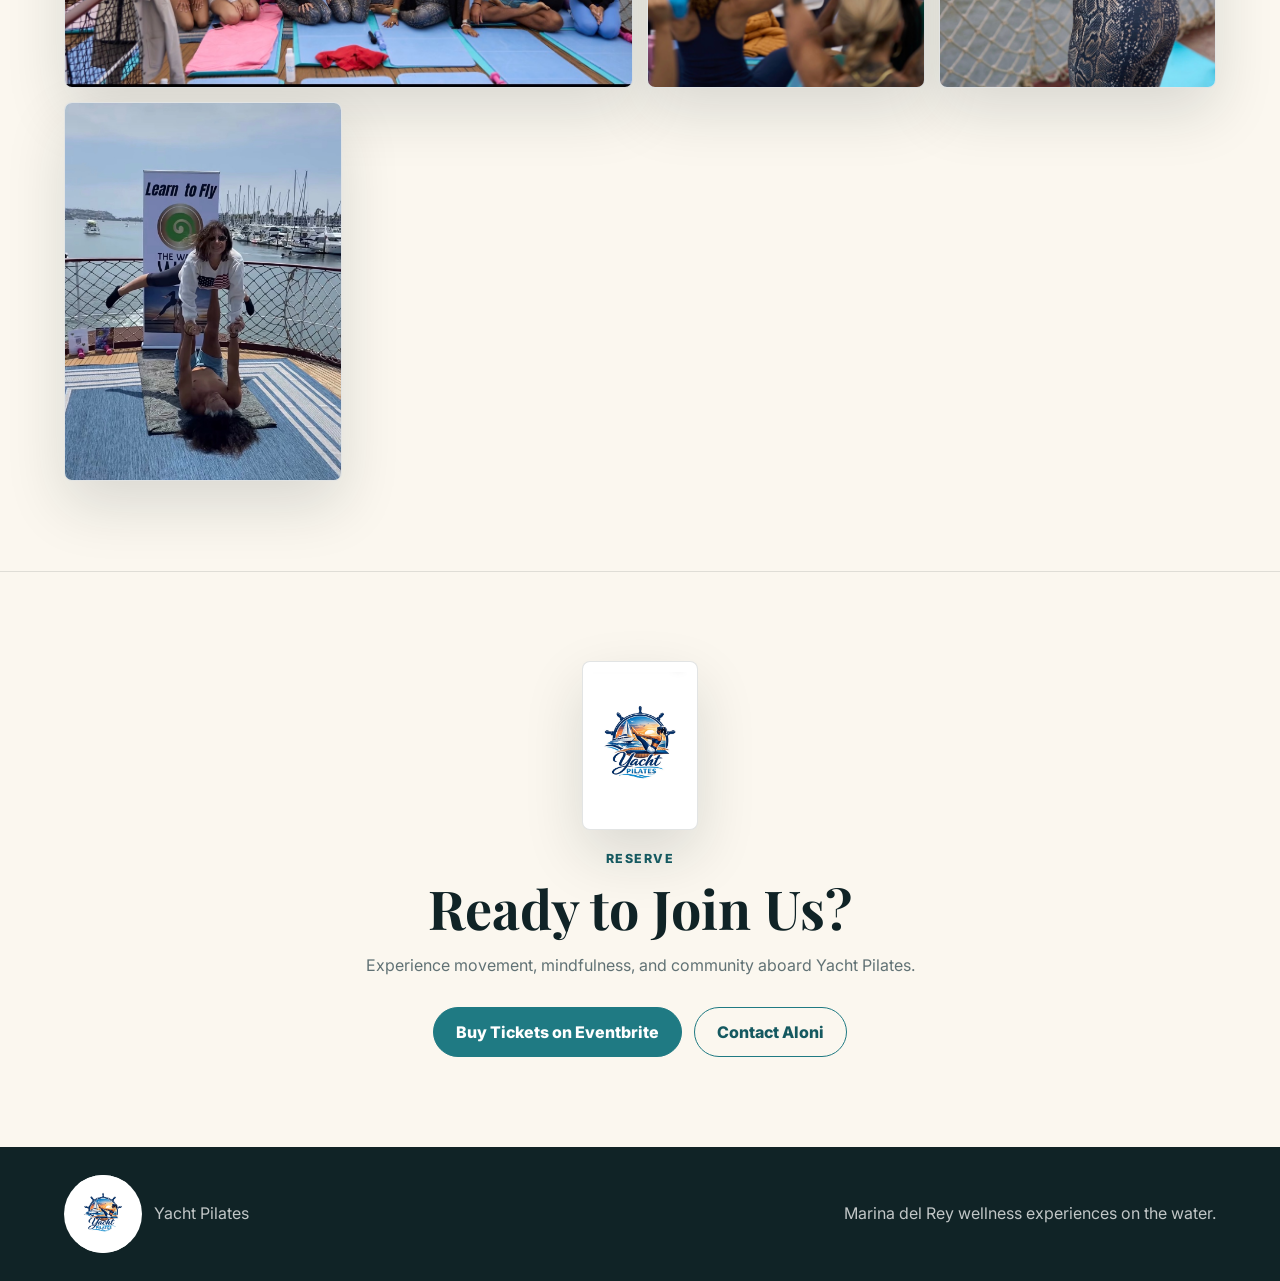
<file: yacht-pilates-latest/event.html>
<!DOCTYPE html>
<html lang="en">
<head>
  <meta charset="UTF-8">
  <meta name="viewport" content="width=device-width, initial-scale=1.0">
  <title>Dockside Edition | Yacht Pilates</title>
  <link rel="preconnect" href="https://fonts.googleapis.com">
  <link rel="preconnect" href="https://fonts.gstatic.com" crossorigin>
  <link href="https://fonts.googleapis.com/css2?family=Inter:wght@400;500;600;700;800&family=Playfair+Display:wght@600;700&display=swap" rel="stylesheet">
  <link rel="icon" type="image/jpeg" href="assets/images/yacht-pilates-logo.jpeg">
  <link rel="stylesheet" href="styles.css">
</head>
<body>
  <header class="site-header">
    <a class="brand" href="index.html">
      <img src="assets/images/yacht-pilates-logo.jpeg" alt="Yacht Pilates logo">
      <span>Yacht Pilates</span>
    </a>
    <button class="nav-toggle" aria-label="Open navigation">Menu</button>
    <nav class="site-nav">
      <a href="index.html">Home</a>
      <a href="event.html">Upcoming Event</a>
      <a href="aloni-ford.html">Aloni Ford</a>
      <a href="renay-compere.html">Renay Compere</a>
      <a class="nav-cta" href="https://www.eventbrite.com/e/dockside-pilates-mini-wellness-retreat-tickets-1992502985065?aff=oddtdtcreator" target="_blank" rel="noopener">Tickets</a>
    </nav>
  </header>

  <main>
    <section class="event-hero">
      <div>
        <img class="page-logo" src="assets/images/yacht-pilates-logo.jpeg" alt="Yacht Pilates logo">
        <p class="eyebrow">Mini Wellness Retreat</p>
        <h1>Yacht Pilates: Dockside Edition</h1>
        <p>Join us for a unique waterfront wellness experience featuring movement, breathwork, relaxation, and self-care.</p>
        <div class="event-meta">
          <span>Saturday, July 11</span>
          <span>9:00 AM</span>
          <span>Marina del Rey</span>
        </div>
      </div>
      <figure class="image-card flyer-slot">
        <img src="assets/images/dockside-event-flyer.jpeg" alt="Yacht Pilates Dockside Edition event flyer">
      </figure>
    </section>

    <section class="section">
      <p class="eyebrow">Included</p>
      <h2>A Full Morning of Wellness</h2>
      <div class="experience-grid">
        <article><h3>Pilates Class</h3><p>A strong, energizing class led on the water.</p></article>
        <article><h3>Somatic Breathwork</h3><p>Guided breathing to help release, reset, and reconnect.</p></article>
        <article><h3>Sound Bath</h3><p>A calming sound experience to support deep relaxation.</p></article>
        <article><h3>Acro Yoga</h3><p>Playful partner movement and community connection.</p></article>
        <article><h3>Cold Plunge</h3><p>A refreshing recovery experience.</p></article>
        <article><h3>Mini Bites and Wine</h3><p>Light bites and tasting moments that make the retreat feel social and elevated.</p></article>
        <article><h3>Tarot Card Reading</h3><p>Intuitive readings for reflection, intention setting, and playful connection.</p></article>
        <article><h3>Massage and Mini Facials</h3><p>Spa-style treatments to help guests feel restored from head to toe.</p></article>
        <article><h3>Giveaways and Prizes</h3><p>Thoughtful surprises from wellness partners and event collaborators.</p></article>
      </div>
    </section>

    <section class="section event-feature">
      <div>
        <p class="eyebrow">Led By</p>
        <h2>Renay Compere</h2>
        <p class="section-lede">Professional Pilates instructor, breathwork guide, and wellness coach.</p>
        <figure class="image-card compact-photo"><img src="assets/images/instructor-dock.jpeg" alt="Renay Compere by the yacht in Marina del Rey"></figure>
      </div>
      <div>
        <p class="eyebrow">Hosted By</p>
        <h2>Aloni Ford</h2>
        <p class="section-lede">Founder of Yacht Pilates.</p>
        <figure class="image-card compact-photo"><img src="assets/images/aloni-ford-profile.jpeg" alt="Aloni Ford on the Yacht Pilates deck"></figure>
      </div>
    </section>

    <section class="section gallery">
      <p class="eyebrow">Past Events</p>
      <h2>The Energy On Board</h2>
      <div class="gallery-grid">
        <figure class="image-card wide"><img src="assets/images/retreat-group.jpeg" alt="Yacht Pilates retreat group photo"></figure>
        <figure class="image-card"><img src="assets/images/dumbbell-class-portrait.jpeg" alt="Yacht Pilates guests raising hand weights during class"></figure>
        <figure class="image-card"><img src="assets/images/sound-healing-lifestyle.jpeg" alt="Sound healing lifestyle portrait on the yacht"></figure>
        <figure class="image-card"><img src="assets/images/acro-yoga.jpeg" alt="Acro yoga demonstration during a Yacht Pilates event"></figure>
      </div>
    </section>

    <section class="section cta-section">
      <img class="section-logo centered-logo" src="assets/images/yacht-pilates-logo.jpeg" alt="Yacht Pilates logo">
      <p class="eyebrow">Reserve</p>
      <h2>Ready to Join Us?</h2>
      <p>Experience movement, mindfulness, and community aboard Yacht Pilates.</p>
      <div class="hero-actions centered-actions">
        <a class="button primary" href="https://www.eventbrite.com/e/dockside-pilates-mini-wellness-retreat-tickets-1992502985065?aff=oddtdtcreator" target="_blank" rel="noopener">Buy Tickets on Eventbrite</a>
        <a class="button secondary" href="mailto:aloni@fordproduction.com?subject=Yacht%20Pilates%20Dockside%20Edition">Contact Aloni</a>
      </div>
    </section>
  </main>

  <footer class="site-footer">
    <div class="footer-brand">
      <img src="assets/images/yacht-pilates-logo.jpeg" alt="Yacht Pilates logo">
      <p>Yacht Pilates</p>
    </div>
    <p>Marina del Rey wellness experiences on the water.</p>
  </footer>

  <script src="script.js"></script>
</body>
</html>
</file>
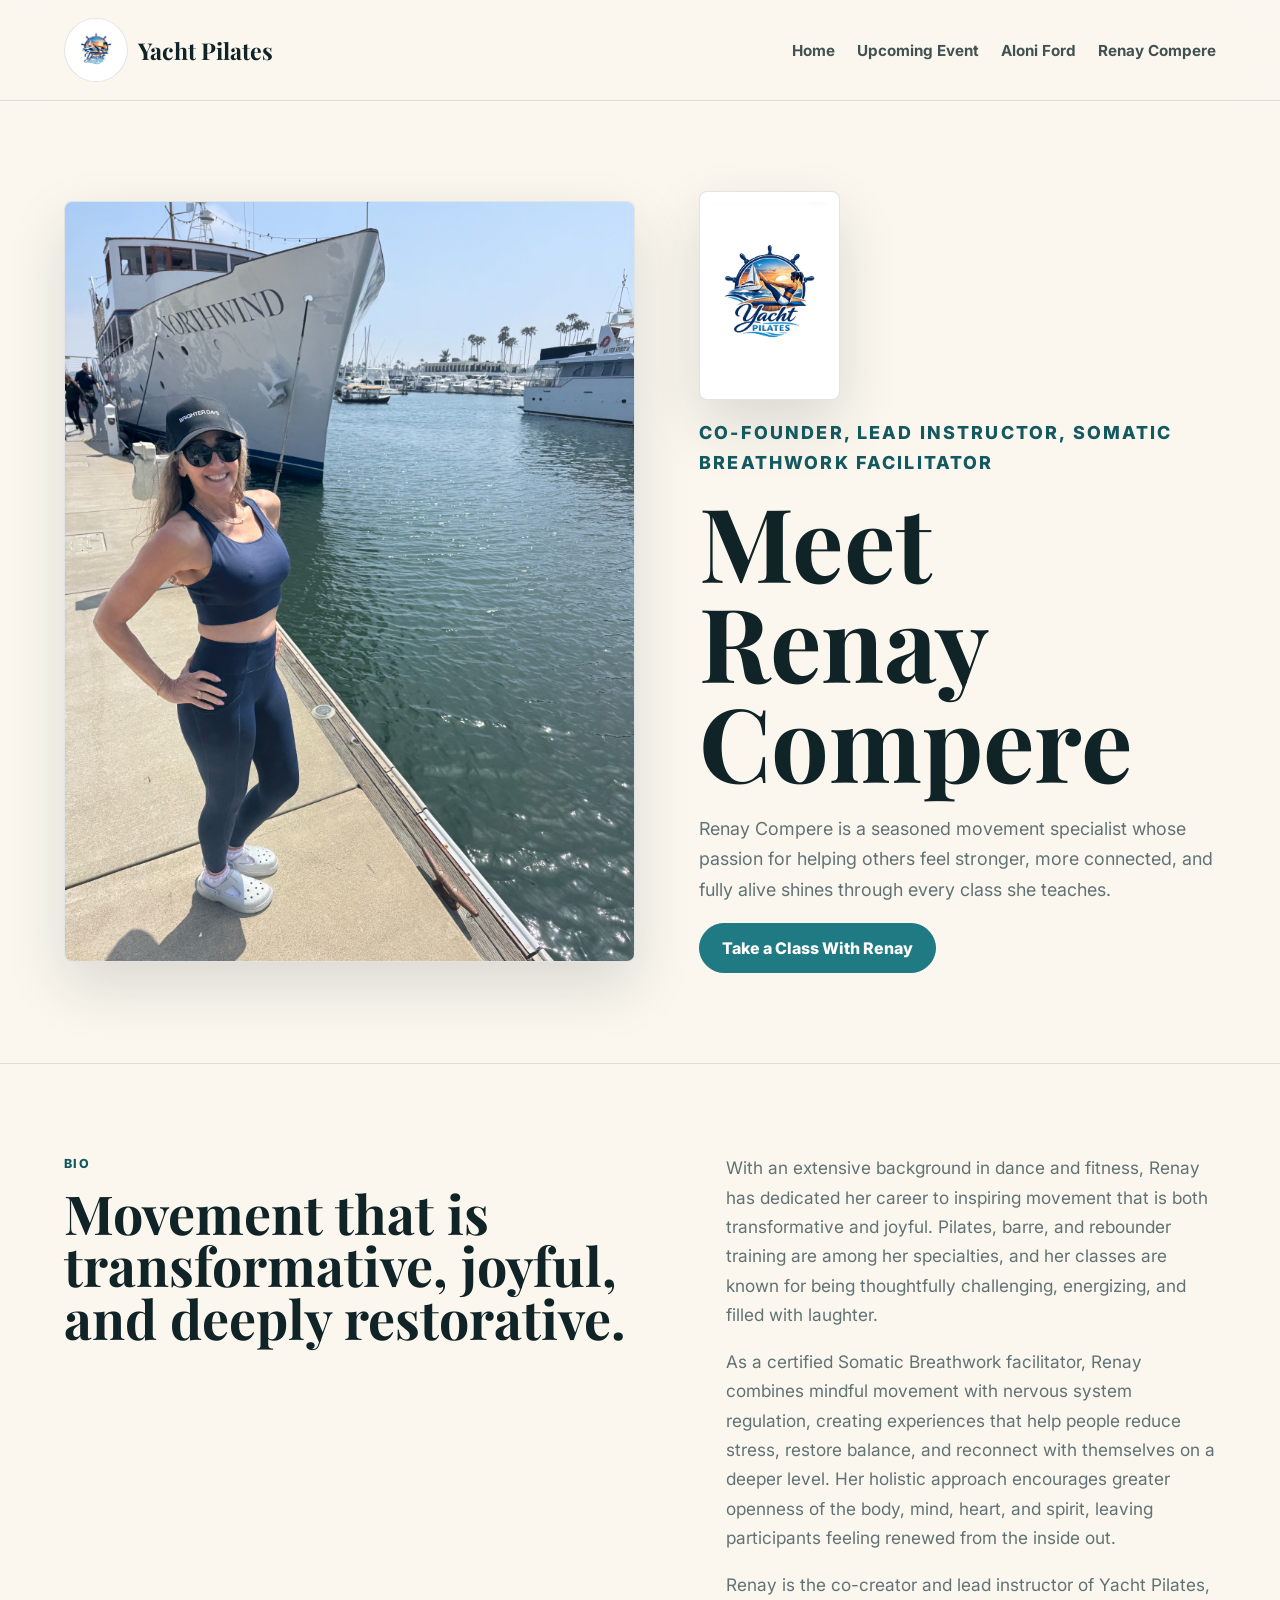
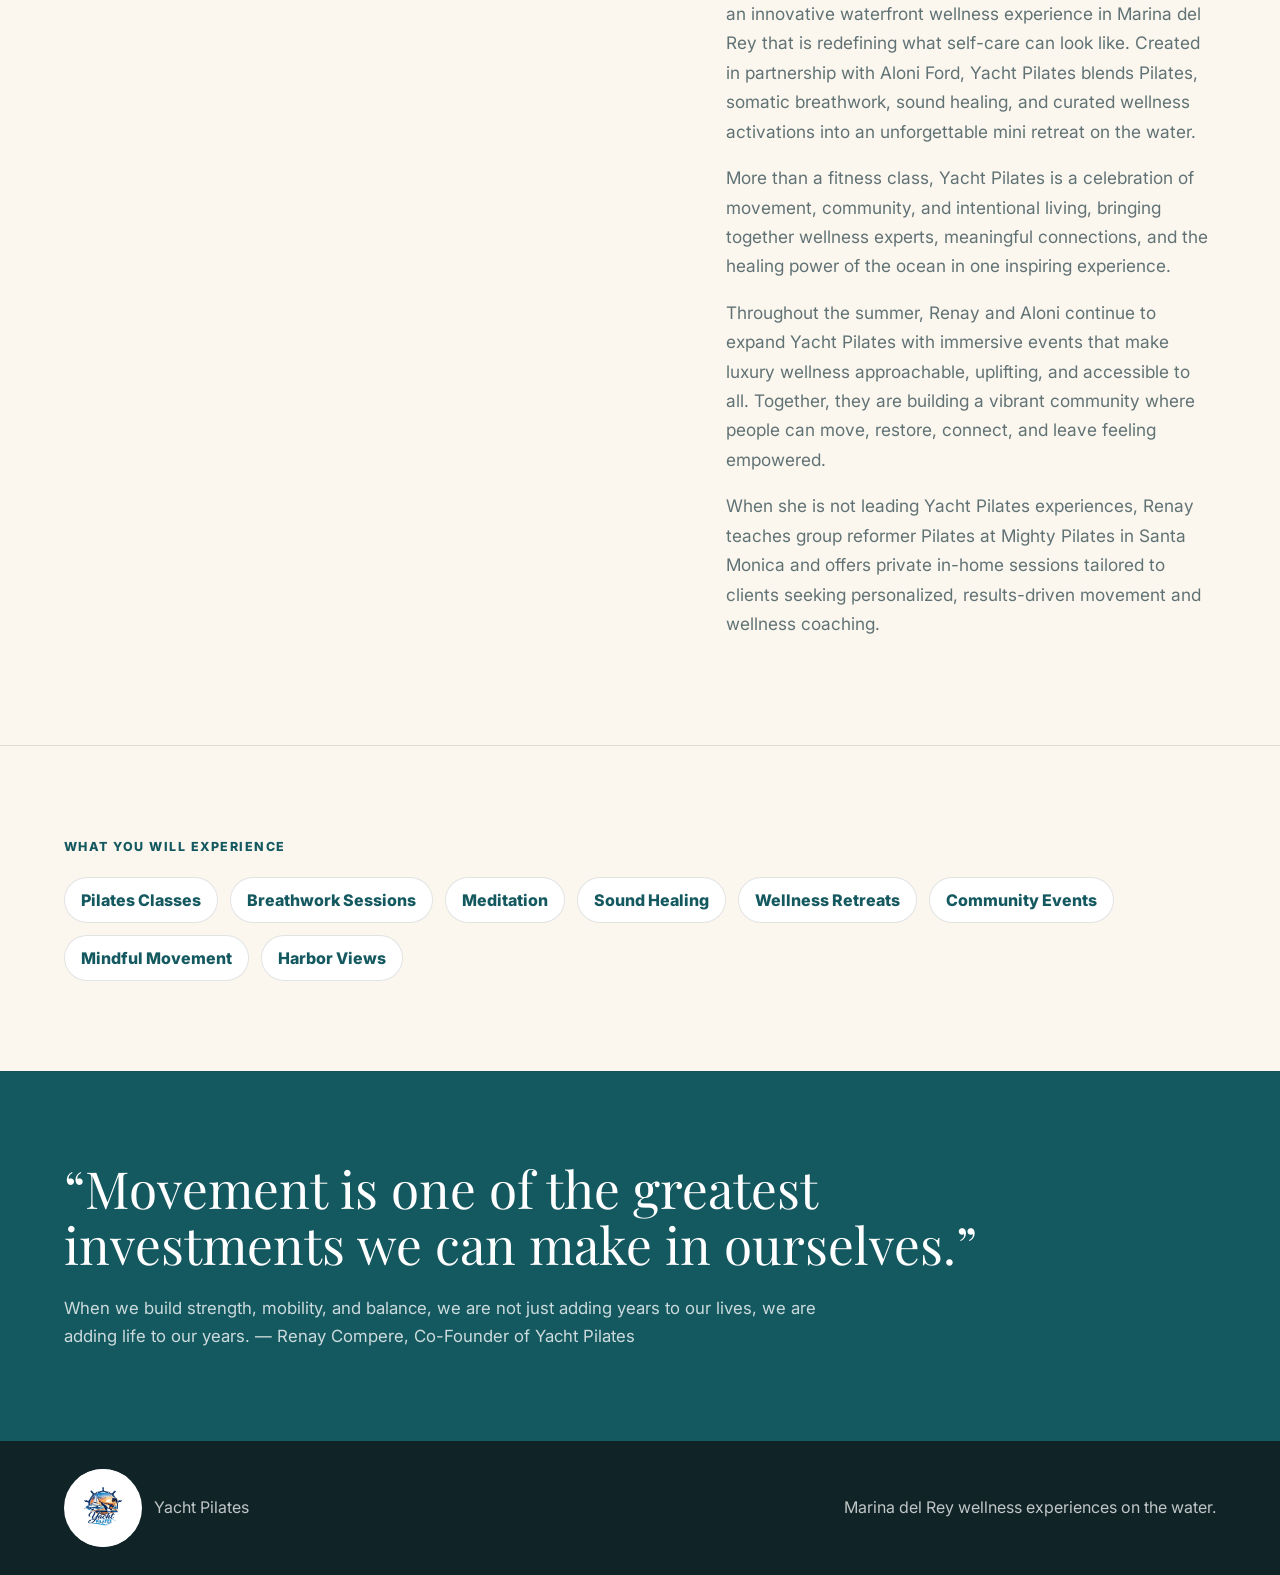
<file: yacht-pilates-latest/renay-compere.html>
<!DOCTYPE html>
<html lang="en">
<head>
  <meta charset="UTF-8">
  <meta name="viewport" content="width=device-width, initial-scale=1.0">
  <title>Meet Renay Compere | Yacht Pilates</title>
  <link rel="preconnect" href="https://fonts.googleapis.com">
  <link rel="preconnect" href="https://fonts.gstatic.com" crossorigin>
  <link href="https://fonts.googleapis.com/css2?family=Inter:wght@400;500;600;700;800&family=Playfair+Display:wght@600;700&display=swap" rel="stylesheet">
  <link rel="icon" type="image/jpeg" href="assets/images/yacht-pilates-logo.jpeg">
  <link rel="stylesheet" href="styles.css">
</head>
<body>
  <header class="site-header">
    <a class="brand" href="index.html">
      <img src="assets/images/yacht-pilates-logo.jpeg" alt="Yacht Pilates logo">
      <span>Yacht Pilates</span>
    </a>
    <button class="nav-toggle" aria-label="Open navigation">Menu</button>
    <nav class="site-nav">
      <a href="index.html">Home</a>
      <a href="event.html">Upcoming Event</a>
      <a href="aloni-ford.html">Aloni Ford</a>
      <a href="renay-compere.html">Renay Compere</a>
    </nav>
  </header>

  <main>
    <section class="profile-hero">
      <figure class="image-card profile-photo">
        <img src="assets/images/instructor-dock.jpeg" alt="Renay Compere standing by the Yacht Pilates vessel in Marina del Rey">
      </figure>
      <div>
        <img class="page-logo" src="assets/images/yacht-pilates-logo.jpeg" alt="Yacht Pilates logo">
        <p class="eyebrow">Co-Founder, Lead Instructor, Somatic Breathwork Facilitator</p>
        <h1>Meet Renay Compere</h1>
        <p>Renay Compere is a seasoned movement specialist whose passion for helping others feel stronger, more connected, and fully alive shines through every class she teaches.</p>
        <a class="button primary" href="event.html">Take a Class With Renay</a>
      </div>
    </section>

    <section class="section split">
      <div>
        <p class="eyebrow">Bio</p>
        <h2>Movement that is transformative, joyful, and deeply restorative.</h2>
      </div>
      <div class="copy-stack">
        <p>With an extensive background in dance and fitness, Renay has dedicated her career to inspiring movement that is both transformative and joyful. Pilates, barre, and rebounder training are among her specialties, and her classes are known for being thoughtfully challenging, energizing, and filled with laughter.</p>
        <p>As a certified Somatic Breathwork facilitator, Renay combines mindful movement with nervous system regulation, creating experiences that help people reduce stress, restore balance, and reconnect with themselves on a deeper level. Her holistic approach encourages greater openness of the body, mind, heart, and spirit, leaving participants feeling renewed from the inside out.</p>
        <p>Renay is the co-creator and lead instructor of Yacht Pilates, an innovative waterfront wellness experience in Marina del Rey that is redefining what self-care can look like. Created in partnership with Aloni Ford, Yacht Pilates blends Pilates, somatic breathwork, sound healing, and curated wellness activations into an unforgettable mini retreat on the water.</p>
        <p>More than a fitness class, Yacht Pilates is a celebration of movement, community, and intentional living, bringing together wellness experts, meaningful connections, and the healing power of the ocean in one inspiring experience.</p>
        <p>Throughout the summer, Renay and Aloni continue to expand Yacht Pilates with immersive events that make luxury wellness approachable, uplifting, and accessible to all. Together, they are building a vibrant community where people can move, restore, connect, and leave feeling empowered.</p>
        <p>When she is not leading Yacht Pilates experiences, Renay teaches group reformer Pilates at Mighty Pilates in Santa Monica and offers private in-home sessions tailored to clients seeking personalized, results-driven movement and wellness coaching.</p>
      </div>
    </section>

    <section class="section">
      <p class="eyebrow">What You Will Experience</p>
      <div class="pill-grid">
        <span>Pilates Classes</span>
        <span>Breathwork Sessions</span>
        <span>Meditation</span>
        <span>Sound Healing</span>
        <span>Wellness Retreats</span>
        <span>Community Events</span>
        <span>Mindful Movement</span>
        <span>Harbor Views</span>
      </div>
    </section>

    <section class="section quote-section">
      <blockquote>&ldquo;Movement is one of the greatest investments we can make in ourselves.&rdquo;</blockquote>
      <p class="quote-caption">When we build strength, mobility, and balance, we are not just adding years to our lives, we are adding life to our years. &mdash; Renay Compere, Co-Founder of Yacht Pilates</p>
    </section>

  </main>

  <footer class="site-footer">
    <div class="footer-brand">
      <img src="assets/images/yacht-pilates-logo.jpeg" alt="Yacht Pilates logo">
      <p>Yacht Pilates</p>
    </div>
    <p>Marina del Rey wellness experiences on the water.</p>
  </footer>

  <script src="script.js"></script>
</body>
</html>
</file>
<file: styles.css>
:root {
  --ink: #102326;
  --muted: #617275;
  --sea: #1f7a83;
  --sea-dark: #155960;
  --cream: #fbf7ef;
  --sand: #eee3d2;
  --white: #ffffff;
  --line: rgba(16, 35, 38, 0.12);
  --shadow: 0 24px 60px rgba(16, 35, 38, 0.14);
}

* {
  box-sizing: border-box;
}

body {
  margin: 0;
  font-family: "Inter", Arial, sans-serif;
  color: var(--ink);
  background: var(--cream);
}

a {
  color: inherit;
  text-decoration: none;
}

.site-header {
  position: sticky;
  top: 0;
  z-index: 20;
  display: flex;
  align-items: center;
  justify-content: space-between;
  gap: 24px;
  padding: 18px clamp(20px, 5vw, 72px);
  background: rgba(251, 247, 239, 0.9);
  border-bottom: 1px solid var(--line);
  backdrop-filter: blur(18px);
}

.brand {
  display: inline-flex;
  align-items: center;
  gap: 10px;
  font-family: "Playfair Display", Georgia, serif;
  font-size: 1.45rem;
  font-weight: 700;
}

.brand img {
  width: 64px;
  height: 64px;
  object-fit: contain;
  background: var(--white);
  border: 1px solid var(--line);
  border-radius: 999px;
}

.page-logo,
.section-logo {
  display: block;
  width: clamp(112px, 11vw, 170px);
  height: auto;
  margin-bottom: 18px;
  padding: 10px;
  background: var(--white);
  border: 1px solid var(--line);
  border-radius: 8px;
  box-shadow: var(--shadow);
}

.section-logo {
  width: clamp(92px, 9vw, 132px);
}

.centered-logo {
  margin-inline: auto;
}

.site-nav {
  display: flex;
  align-items: center;
  gap: 22px;
  font-size: 0.95rem;
  font-weight: 700;
}

.site-nav a {
  color: rgba(16, 35, 38, 0.78);
}

.site-nav a:hover {
  color: var(--sea-dark);
}

.nav-cta {
  padding: 10px 16px;
  color: var(--white) !important;
  background: var(--sea);
  border-radius: 999px;
}

.nav-toggle {
  display: none;
  border: 0;
  background: transparent;
  color: var(--ink);
  font-weight: 800;
}

.hero,
.profile-hero,
.event-hero {
  display: grid;
  grid-template-columns: minmax(0, 1.05fr) minmax(320px, 0.95fr);
  align-items: center;
  gap: clamp(28px, 5vw, 72px);
  padding: clamp(42px, 7vw, 92px) clamp(20px, 5vw, 72px);
}

.hero {
  min-height: calc(100vh - 76px);
}

.hero-media {
  min-height: 560px;
}

.hero-content {
  max-width: 650px;
}

.eyebrow {
  margin: 0 0 12px;
  color: var(--sea-dark);
  font-size: 0.78rem;
  font-weight: 800;
  letter-spacing: 0.12em;
  text-transform: uppercase;
}

h1,
h2,
h3,
p {
  margin-top: 0;
}

h1,
h2 {
  font-family: "Playfair Display", Georgia, serif;
  line-height: 0.98;
}

h1 {
  margin-bottom: 22px;
  font-size: clamp(3.3rem, 8vw, 7.6rem);
}

h2 {
  margin-bottom: 18px;
  font-size: clamp(2.25rem, 4.2vw, 4.6rem);
}

h3 {
  margin-bottom: 10px;
  font-size: 1.2rem;
}

p {
  color: var(--muted);
  font-size: 1rem;
  line-height: 1.7;
}

.hero p,
.profile-hero p,
.event-hero p {
  font-size: 1.12rem;
}

.button {
  display: inline-flex;
  align-items: center;
  justify-content: center;
  min-height: 48px;
  padding: 14px 22px;
  border: 1px solid var(--sea);
  border-radius: 999px;
  font-weight: 800;
}

.primary {
  color: var(--white);
  background: var(--sea);
}

.secondary {
  color: var(--sea-dark);
  background: transparent;
}

.full {
  width: 100%;
}

.hero-actions {
  display: flex;
  flex-wrap: wrap;
  gap: 12px;
  margin-top: 28px;
}

.centered-actions {
  justify-content: center;
}

.section {
  padding: clamp(42px, 7vw, 92px) clamp(20px, 5vw, 72px);
  border-top: 1px solid var(--line);
}

.section-lede {
  max-width: 760px;
  font-size: 1.1rem;
}

.welcome-section {
  display: grid;
  grid-template-columns: minmax(0, 1.3fr) minmax(280px, 0.7fr);
  gap: clamp(24px, 5vw, 64px);
  align-items: start;
  background: var(--white);
}

.welcome-copy {
  max-width: 960px;
}

.welcome-copy p {
  font-size: 1.05rem;
}

.signature-line {
  color: var(--sea-dark);
  font-weight: 800;
}

.motto-card {
  position: sticky;
  top: 110px;
  padding: 28px;
  background: var(--cream);
  border: 1px solid var(--line);
  border-radius: 8px;
  box-shadow: var(--shadow);
}

.motto-card h3 {
  font-family: "Playfair Display", Georgia, serif;
  font-size: clamp(2rem, 3vw, 3.2rem);
  line-height: 1;
}

.event-feature,
.split {
  display: grid;
  grid-template-columns: minmax(0, 1.1fr) minmax(280px, 0.9fr);
  gap: clamp(24px, 5vw, 64px);
  align-items: start;
}

.event-card,
.experience-grid article,
.team-card,
.image-card {
  background: var(--white);
  border: 1px solid var(--line);
  border-radius: 8px;
  box-shadow: var(--shadow);
}

.event-card {
  overflow: hidden;
  padding: 28px;
}

.event-card .card-image {
  width: calc(100% + 56px);
  height: 260px;
  margin: -28px -28px 24px;
  object-fit: cover;
}

.event-date {
  color: var(--sea-dark);
  font-weight: 800;
}

.experience-grid {
  display: grid;
  grid-template-columns: repeat(3, minmax(0, 1fr));
  gap: 18px;
  margin-top: 28px;
}

.experience-grid article {
  min-height: 180px;
  padding: 24px;
  box-shadow: none;
}

.team-grid {
  display: grid;
  grid-template-columns: repeat(2, minmax(0, 1fr));
  gap: 18px;
}

.team-card {
  display: block;
  overflow: hidden;
}

.team-card img {
  width: 100%;
  object-fit: cover;
}

.team-card h3,
.team-card p {
  padding-inline: 18px;
}

.team-card h3 {
  margin-top: 18px;
}

.gallery-grid {
  display: grid;
  grid-template-columns: repeat(4, minmax(0, 1fr));
  gap: 14px;
  margin-top: 24px;
}

.image-card {
  margin: 0;
  overflow: hidden;
}

.image-card img {
  display: block;
  width: 100%;
  height: 100%;
  object-fit: cover;
}

.image-card video {
  display: block;
  width: 100%;
  height: 100%;
  min-height: 360px;
  object-fit: cover;
  background: var(--ink);
}

.video-card {
  background: var(--ink);
}

.portrait {
  min-height: 340px;
  border-radius: 0;
}

.profile-photo {
  min-height: 620px;
}

.flyer-slot {
  min-height: 640px;
}

.compact-photo {
  height: 360px;
  margin-top: 22px;
  box-shadow: none;
}

.wide {
  grid-column: span 2;
}

.copy-stack p {
  font-size: 1.08rem;
}

.pill-grid {
  display: flex;
  flex-wrap: wrap;
  gap: 12px;
  margin-top: 20px;
}

.pill-grid span {
  padding: 12px 16px;
  color: var(--sea-dark);
  background: var(--white);
  border: 1px solid var(--line);
  border-radius: 999px;
  font-weight: 800;
}

.quote-section {
  background: var(--sea-dark);
}

blockquote {
  max-width: 950px;
  margin: 0;
  color: var(--white);
  font-family: "Playfair Display", Georgia, serif;
  font-size: clamp(2rem, 4vw, 4.2rem);
  line-height: 1.08;
}

.quote-caption {
  max-width: 780px;
  margin: 22px 0 0;
  color: rgba(255, 255, 255, 0.78);
  font-size: 1.05rem;
}

.event-meta {
  display: flex;
  flex-wrap: wrap;
  gap: 10px;
  margin-top: 26px;
}

.event-meta span {
  padding: 12px 14px;
  color: var(--sea-dark);
  background: var(--white);
  border: 1px solid var(--line);
  border-radius: 999px;
  font-weight: 800;
}

.cta-section {
  text-align: center;
}

.cta-section p {
  margin-inline: auto;
  max-width: 620px;
}

.site-footer {
  display: flex;
  align-items: center;
  justify-content: space-between;
  gap: 24px;
  padding: 28px clamp(20px, 5vw, 72px);
  background: var(--ink);
}

.footer-brand {
  display: flex;
  align-items: center;
  gap: 12px;
}

.footer-brand img {
  width: 78px;
  height: 78px;
  object-fit: contain;
  background: var(--white);
  border-radius: 999px;
}

.site-footer p {
  margin: 0;
  color: rgba(255, 255, 255, 0.74);
}

@media (max-width: 960px) {
  .hero,
  .profile-hero,
  .event-hero,
  .event-feature,
  .split,
  .welcome-section {
    grid-template-columns: 1fr;
  }

  .motto-card {
    position: static;
  }

  .hero {
    min-height: auto;
  }

  .hero-media,
  .profile-photo,
  .flyer-slot {
    min-height: 440px;
  }

  .experience-grid,
  .gallery-grid {
    grid-template-columns: repeat(2, minmax(0, 1fr));
  }
}

@media (max-width: 720px) {
  .nav-toggle {
    display: block;
  }

  .site-nav {
    position: absolute;
    top: 100%;
    left: 0;
    right: 0;
    display: none;
    flex-direction: column;
    align-items: stretch;
    gap: 0;
    padding: 12px 20px 18px;
    background: var(--cream);
    border-bottom: 1px solid var(--line);
  }

  .site-nav.is-open {
    display: flex;
  }

  .site-nav a {
    padding: 13px 0;
  }

  .nav-cta {
    text-align: center;
  }

  .hero,
  .profile-hero,
  .event-hero,
  .section {
    padding-inline: 18px;
  }

  h1 {
    font-size: 3.1rem;
  }

  .brand span {
    display: none;
  }

  .team-grid,
  .experience-grid,
  .gallery-grid {
    grid-template-columns: 1fr;
  }

  .site-footer {
    flex-direction: column;
  }
}
</file>
<file: yacht-pilates-latest/styles.css>
:root {
  --ink: #102326;
  --muted: #617275;
  --sea: #1f7a83;
  --sea-dark: #155960;
  --cream: #fbf7ef;
  --sand: #eee3d2;
  --white: #ffffff;
  --line: rgba(16, 35, 38, 0.12);
  --shadow: 0 24px 60px rgba(16, 35, 38, 0.14);
}

* {
  box-sizing: border-box;
}

body {
  margin: 0;
  font-family: "Inter", Arial, sans-serif;
  color: var(--ink);
  background: var(--cream);
}

a {
  color: inherit;
  text-decoration: none;
}

.site-header {
  position: sticky;
  top: 0;
  z-index: 20;
  display: flex;
  align-items: center;
  justify-content: space-between;
  gap: 24px;
  padding: 18px clamp(20px, 5vw, 72px);
  background: rgba(251, 247, 239, 0.9);
  border-bottom: 1px solid var(--line);
  backdrop-filter: blur(18px);
}

.brand {
  display: inline-flex;
  align-items: center;
  gap: 10px;
  font-family: "Playfair Display", Georgia, serif;
  font-size: 1.45rem;
  font-weight: 700;
}

.brand img {
  width: 64px;
  height: 64px;
  object-fit: contain;
  background: var(--white);
  border: 1px solid var(--line);
  border-radius: 999px;
}

.page-logo,
.section-logo {
  display: block;
  width: clamp(112px, 11vw, 170px);
  height: auto;
  margin-bottom: 18px;
  padding: 10px;
  background: var(--white);
  border: 1px solid var(--line);
  border-radius: 8px;
  box-shadow: var(--shadow);
}

.section-logo {
  width: clamp(92px, 9vw, 132px);
}

.centered-logo {
  margin-inline: auto;
}

.site-nav {
  display: flex;
  align-items: center;
  gap: 22px;
  font-size: 0.95rem;
  font-weight: 700;
}

.site-nav a {
  color: rgba(16, 35, 38, 0.78);
}

.site-nav a:hover {
  color: var(--sea-dark);
}

.nav-cta {
  padding: 10px 16px;
  color: var(--white) !important;
  background: var(--sea);
  border-radius: 999px;
}

.nav-toggle {
  display: none;
  border: 0;
  background: transparent;
  color: var(--ink);
  font-weight: 800;
}

.hero,
.profile-hero,
.event-hero {
  display: grid;
  grid-template-columns: minmax(0, 1.05fr) minmax(320px, 0.95fr);
  align-items: center;
  gap: clamp(28px, 5vw, 72px);
  padding: clamp(42px, 7vw, 92px) clamp(20px, 5vw, 72px);
}

.hero {
  min-height: calc(100vh - 76px);
}

.hero-media {
  min-height: 560px;
}

.hero-content {
  max-width: 650px;
}

.eyebrow {
  margin: 0 0 12px;
  color: var(--sea-dark);
  font-size: 0.78rem;
  font-weight: 800;
  letter-spacing: 0.12em;
  text-transform: uppercase;
}

h1,
h2,
h3,
p {
  margin-top: 0;
}

h1,
h2 {
  font-family: "Playfair Display", Georgia, serif;
  line-height: 0.98;
}

h1 {
  margin-bottom: 22px;
  font-size: clamp(3.3rem, 8vw, 7.6rem);
}

h2 {
  margin-bottom: 18px;
  font-size: clamp(2.25rem, 4.2vw, 4.6rem);
}

h3 {
  margin-bottom: 10px;
  font-size: 1.2rem;
}

p {
  color: var(--muted);
  font-size: 1rem;
  line-height: 1.7;
}

.hero p,
.profile-hero p,
.event-hero p {
  font-size: 1.12rem;
}

.button {
  display: inline-flex;
  align-items: center;
  justify-content: center;
  min-height: 48px;
  padding: 14px 22px;
  border: 1px solid var(--sea);
  border-radius: 999px;
  font-weight: 800;
}

.primary {
  color: var(--white);
  background: var(--sea);
}

.secondary {
  color: var(--sea-dark);
  background: transparent;
}

.full {
  width: 100%;
}

.hero-actions {
  display: flex;
  flex-wrap: wrap;
  gap: 12px;
  margin-top: 28px;
}

.centered-actions {
  justify-content: center;
}

.section {
  padding: clamp(42px, 7vw, 92px) clamp(20px, 5vw, 72px);
  border-top: 1px solid var(--line);
}

.section-lede {
  max-width: 760px;
  font-size: 1.1rem;
}

.welcome-section {
  display: grid;
  grid-template-columns: minmax(0, 1.3fr) minmax(280px, 0.7fr);
  gap: clamp(24px, 5vw, 64px);
  align-items: start;
  background: var(--white);
}

.welcome-copy {
  max-width: 960px;
}

.welcome-copy p {
  font-size: 1.05rem;
}

.signature-line {
  color: var(--sea-dark);
  font-weight: 800;
}

.motto-card {
  position: sticky;
  top: 110px;
  padding: 28px;
  background: var(--cream);
  border: 1px solid var(--line);
  border-radius: 8px;
  box-shadow: var(--shadow);
}

.motto-card h3 {
  font-family: "Playfair Display", Georgia, serif;
  font-size: clamp(2rem, 3vw, 3.2rem);
  line-height: 1;
}

.event-feature,
.split {
  display: grid;
  grid-template-columns: minmax(0, 1.1fr) minmax(280px, 0.9fr);
  gap: clamp(24px, 5vw, 64px);
  align-items: start;
}

.event-card,
.experience-grid article,
.team-card,
.image-card {
  background: var(--white);
  border: 1px solid var(--line);
  border-radius: 8px;
  box-shadow: var(--shadow);
}

.event-card {
  overflow: hidden;
  padding: 28px;
}

.event-card .card-image {
  width: calc(100% + 56px);
  height: 260px;
  margin: -28px -28px 24px;
  object-fit: cover;
}

.event-date {
  color: var(--sea-dark);
  font-weight: 800;
}

.experience-grid {
  display: grid;
  grid-template-columns: repeat(3, minmax(0, 1fr));
  gap: 18px;
  margin-top: 28px;
}

.experience-grid article {
  min-height: 180px;
  padding: 24px;
  box-shadow: none;
}

.team-grid {
  display: grid;
  grid-template-columns: repeat(2, minmax(0, 1fr));
  gap: 18px;
}

.team-card {
  display: block;
  overflow: hidden;
}

.team-card img {
  width: 100%;
  object-fit: cover;
}

.team-card h3,
.team-card p {
  padding-inline: 18px;
}

.team-card h3 {
  margin-top: 18px;
}

.gallery-grid {
  display: grid;
  grid-template-columns: repeat(4, minmax(0, 1fr));
  gap: 14px;
  margin-top: 24px;
}

.image-card {
  margin: 0;
  overflow: hidden;
}

.image-card img {
  display: block;
  width: 100%;
  height: 100%;
  object-fit: cover;
}

.image-card video {
  display: block;
  width: 100%;
  height: 100%;
  min-height: 360px;
  object-fit: cover;
  background: var(--ink);
}

.video-card {
  background: var(--ink);
}

.portrait {
  min-height: 340px;
  border-radius: 0;
}

.profile-photo {
  min-height: 620px;
}

.flyer-slot {
  min-height: 640px;
}

.compact-photo {
  height: 360px;
  margin-top: 22px;
  box-shadow: none;
}

.wide {
  grid-column: span 2;
}

.copy-stack p {
  font-size: 1.08rem;
}

.pill-grid {
  display: flex;
  flex-wrap: wrap;
  gap: 12px;
  margin-top: 20px;
}

.pill-grid span {
  padding: 12px 16px;
  color: var(--sea-dark);
  background: var(--white);
  border: 1px solid var(--line);
  border-radius: 999px;
  font-weight: 800;
}

.quote-section {
  background: var(--sea-dark);
}

blockquote {
  max-width: 950px;
  margin: 0;
  color: var(--white);
  font-family: "Playfair Display", Georgia, serif;
  font-size: clamp(2rem, 4vw, 4.2rem);
  line-height: 1.08;
}

.quote-caption {
  max-width: 780px;
  margin: 22px 0 0;
  color: rgba(255, 255, 255, 0.78);
  font-size: 1.05rem;
}

.event-meta {
  display: flex;
  flex-wrap: wrap;
  gap: 10px;
  margin-top: 26px;
}

.event-meta span {
  padding: 12px 14px;
  color: var(--sea-dark);
  background: var(--white);
  border: 1px solid var(--line);
  border-radius: 999px;
  font-weight: 800;
}

.cta-section {
  text-align: center;
}

.cta-section p {
  margin-inline: auto;
  max-width: 620px;
}

.site-footer {
  display: flex;
  align-items: center;
  justify-content: space-between;
  gap: 24px;
  padding: 28px clamp(20px, 5vw, 72px);
  background: var(--ink);
}

.footer-brand {
  display: flex;
  align-items: center;
  gap: 12px;
}

.footer-brand img {
  width: 78px;
  height: 78px;
  object-fit: contain;
  background: var(--white);
  border-radius: 999px;
}

.site-footer p {
  margin: 0;
  color: rgba(255, 255, 255, 0.74);
}

@media (max-width: 960px) {
  .hero,
  .profile-hero,
  .event-hero,
  .event-feature,
  .split,
  .welcome-section {
    grid-template-columns: 1fr;
  }

  .motto-card {
    position: static;
  }

  .hero {
    min-height: auto;
  }

  .hero-media,
  .profile-photo,
  .flyer-slot {
    min-height: 440px;
  }

  .experience-grid,
  .gallery-grid {
    grid-template-columns: repeat(2, minmax(0, 1fr));
  }
}

@media (max-width: 720px) {
  .nav-toggle {
    display: block;
  }

  .site-nav {
    position: absolute;
    top: 100%;
    left: 0;
    right: 0;
    display: none;
    flex-direction: column;
    align-items: stretch;
    gap: 0;
    padding: 12px 20px 18px;
    background: var(--cream);
    border-bottom: 1px solid var(--line);
  }

  .site-nav.is-open {
    display: flex;
  }

  .site-nav a {
    padding: 13px 0;
  }

  .nav-cta {
    text-align: center;
  }

  .hero,
  .profile-hero,
  .event-hero,
  .section {
    padding-inline: 18px;
  }

  h1 {
    font-size: 3.1rem;
  }

  .brand span {
    display: none;
  }

  .team-grid,
  .experience-grid,
  .gallery-grid {
    grid-template-columns: 1fr;
  }

  .site-footer {
    flex-direction: column;
  }
}
</file>
